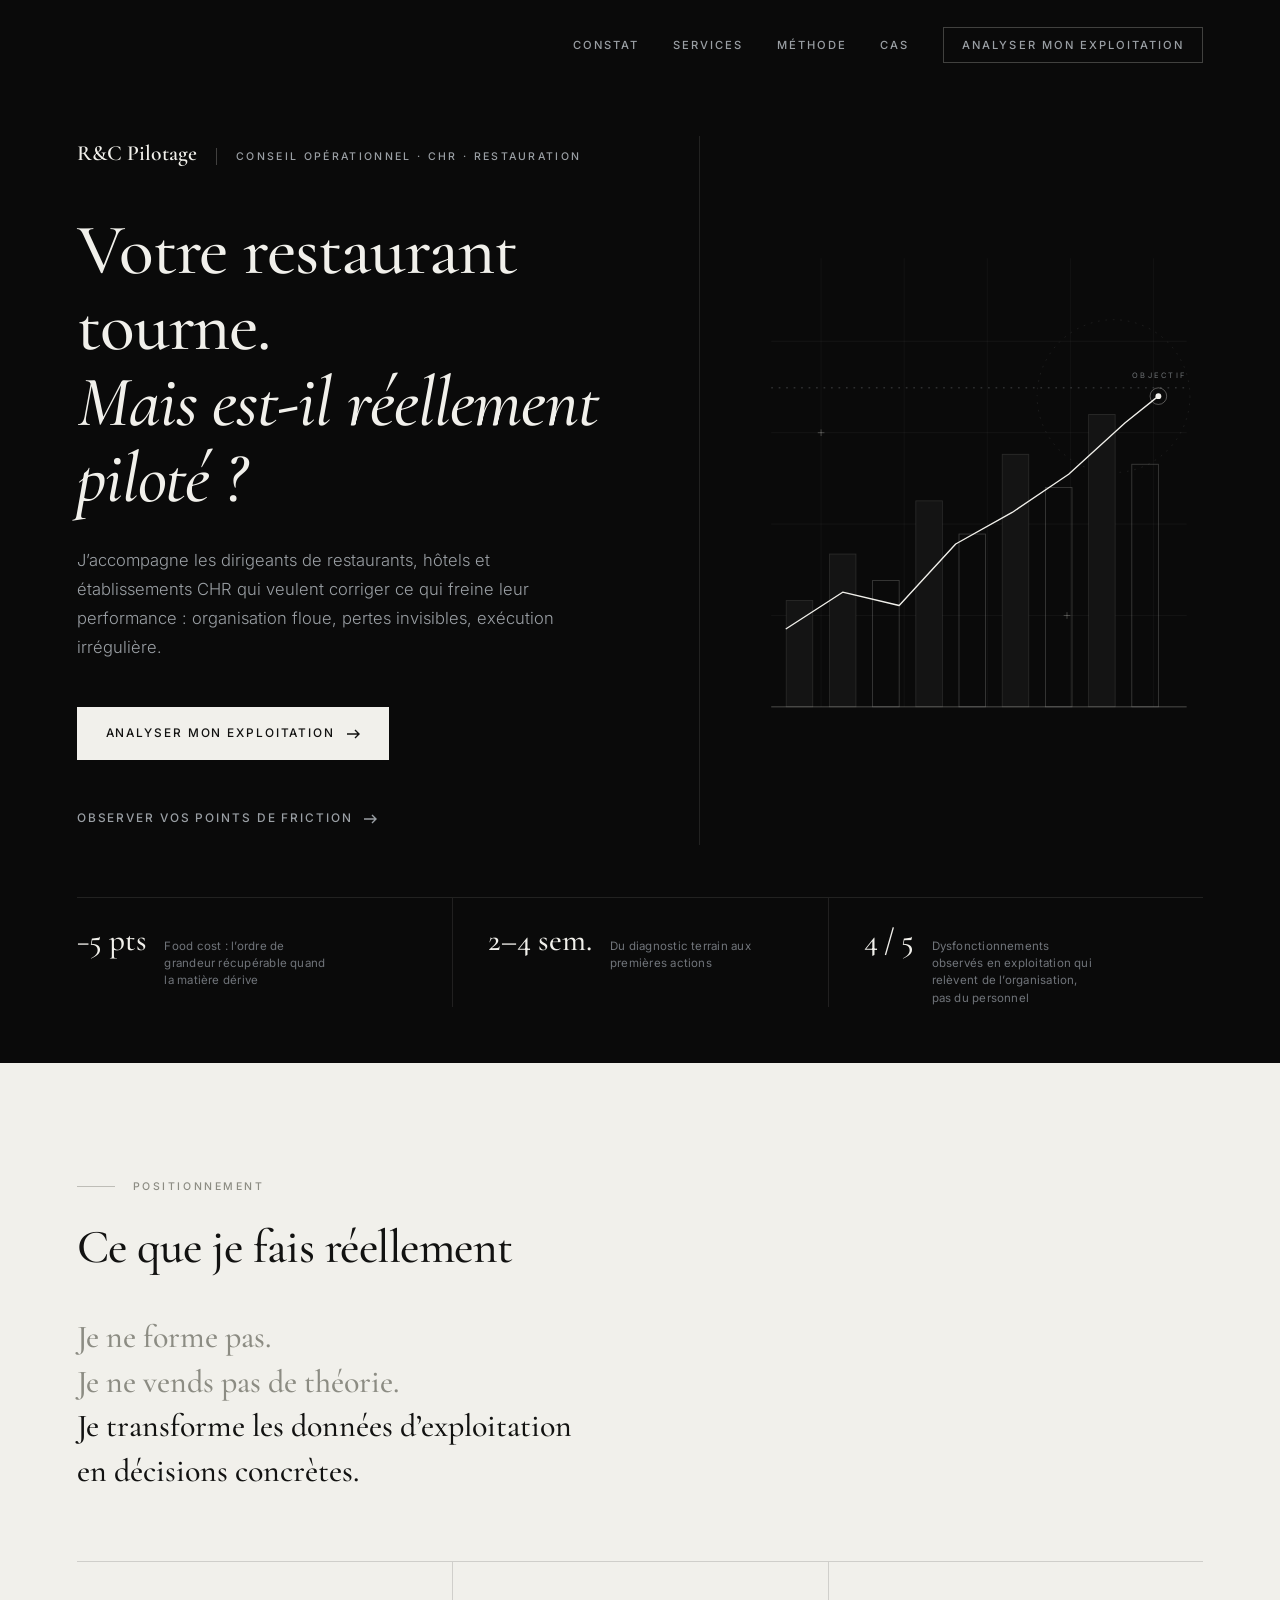
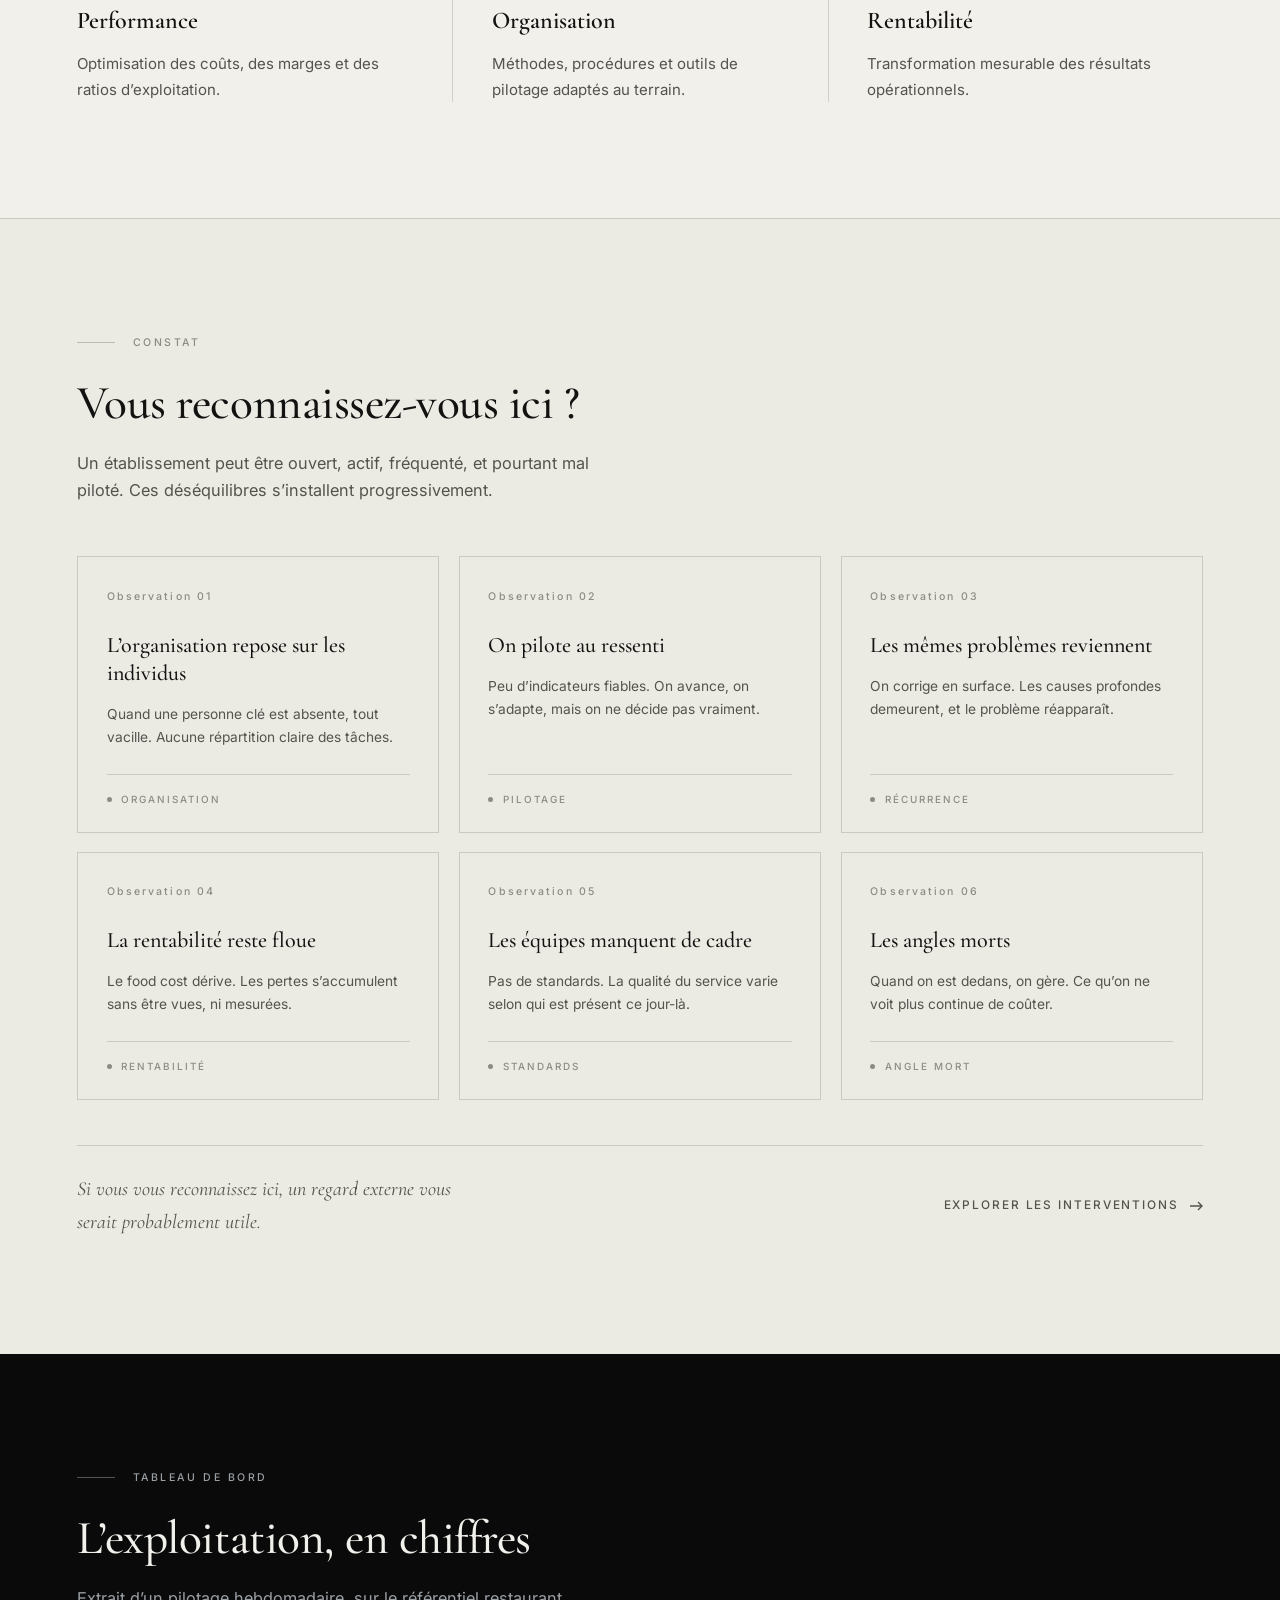
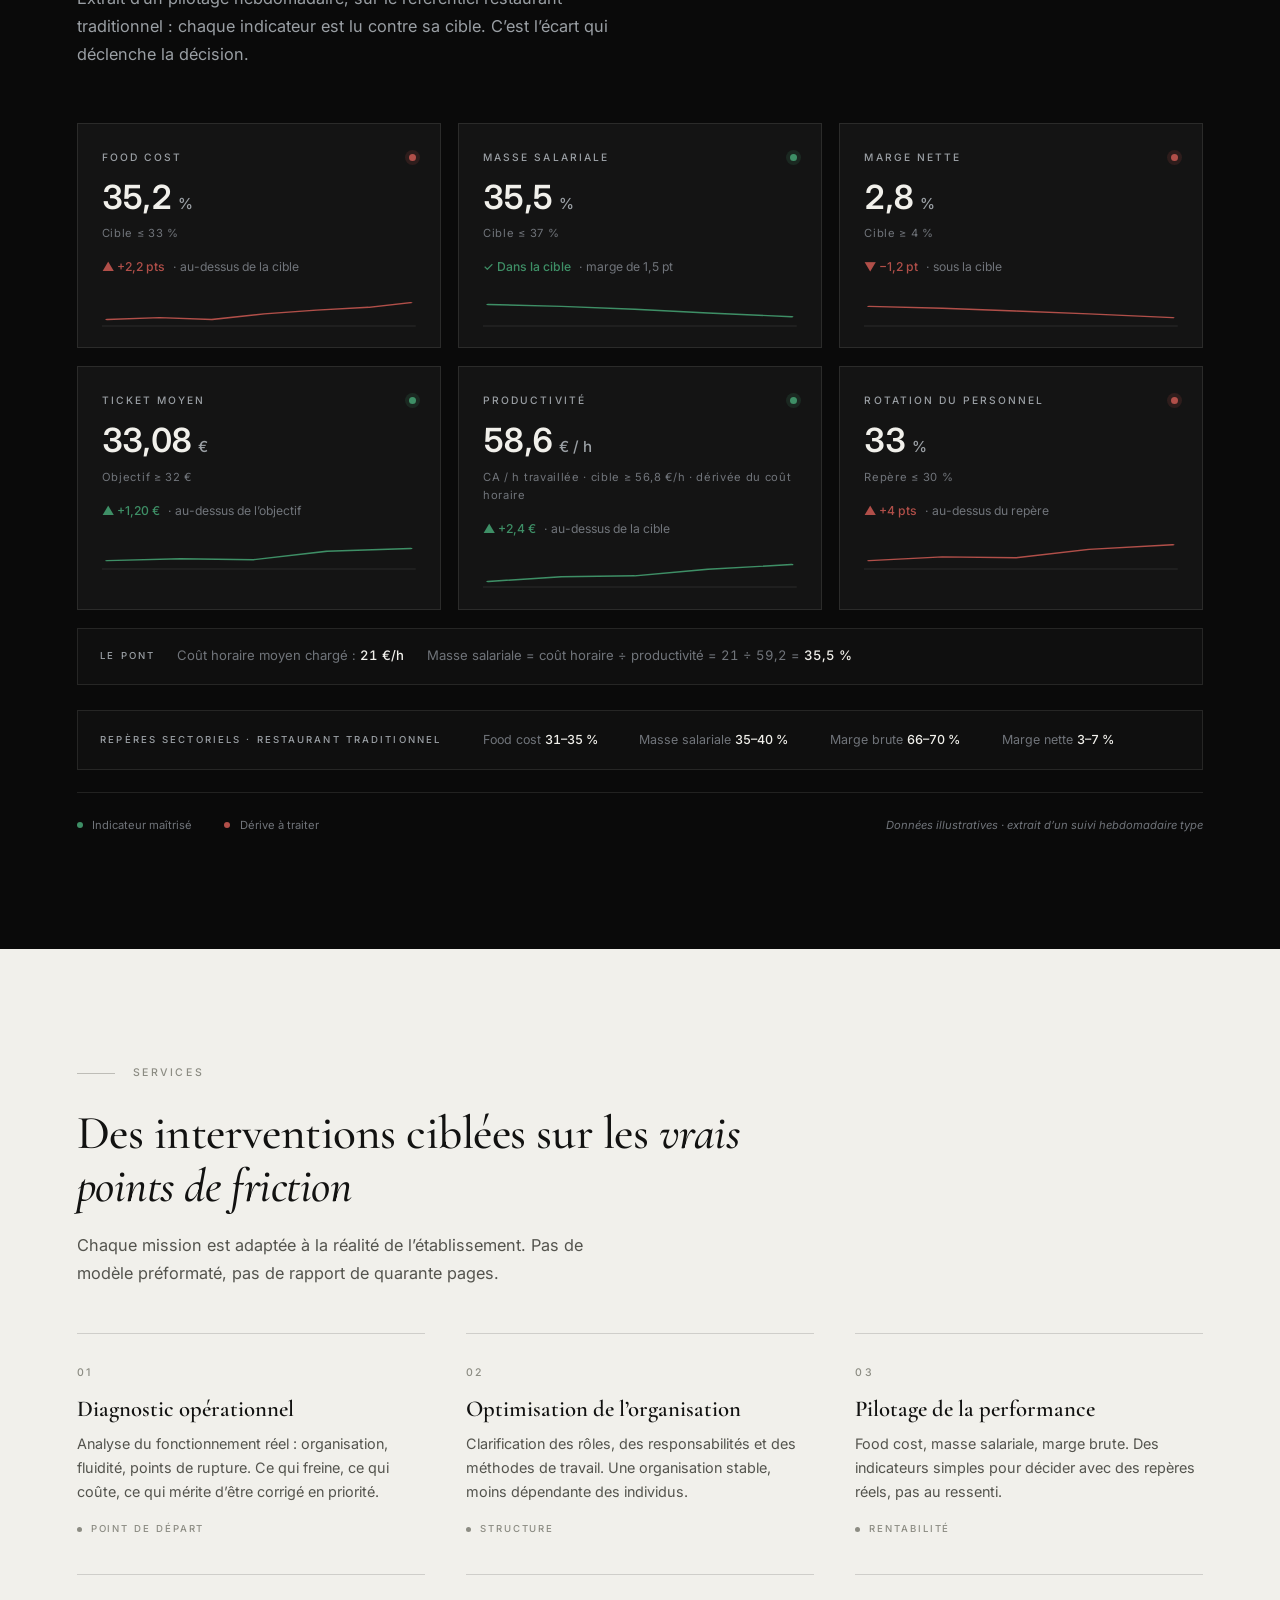
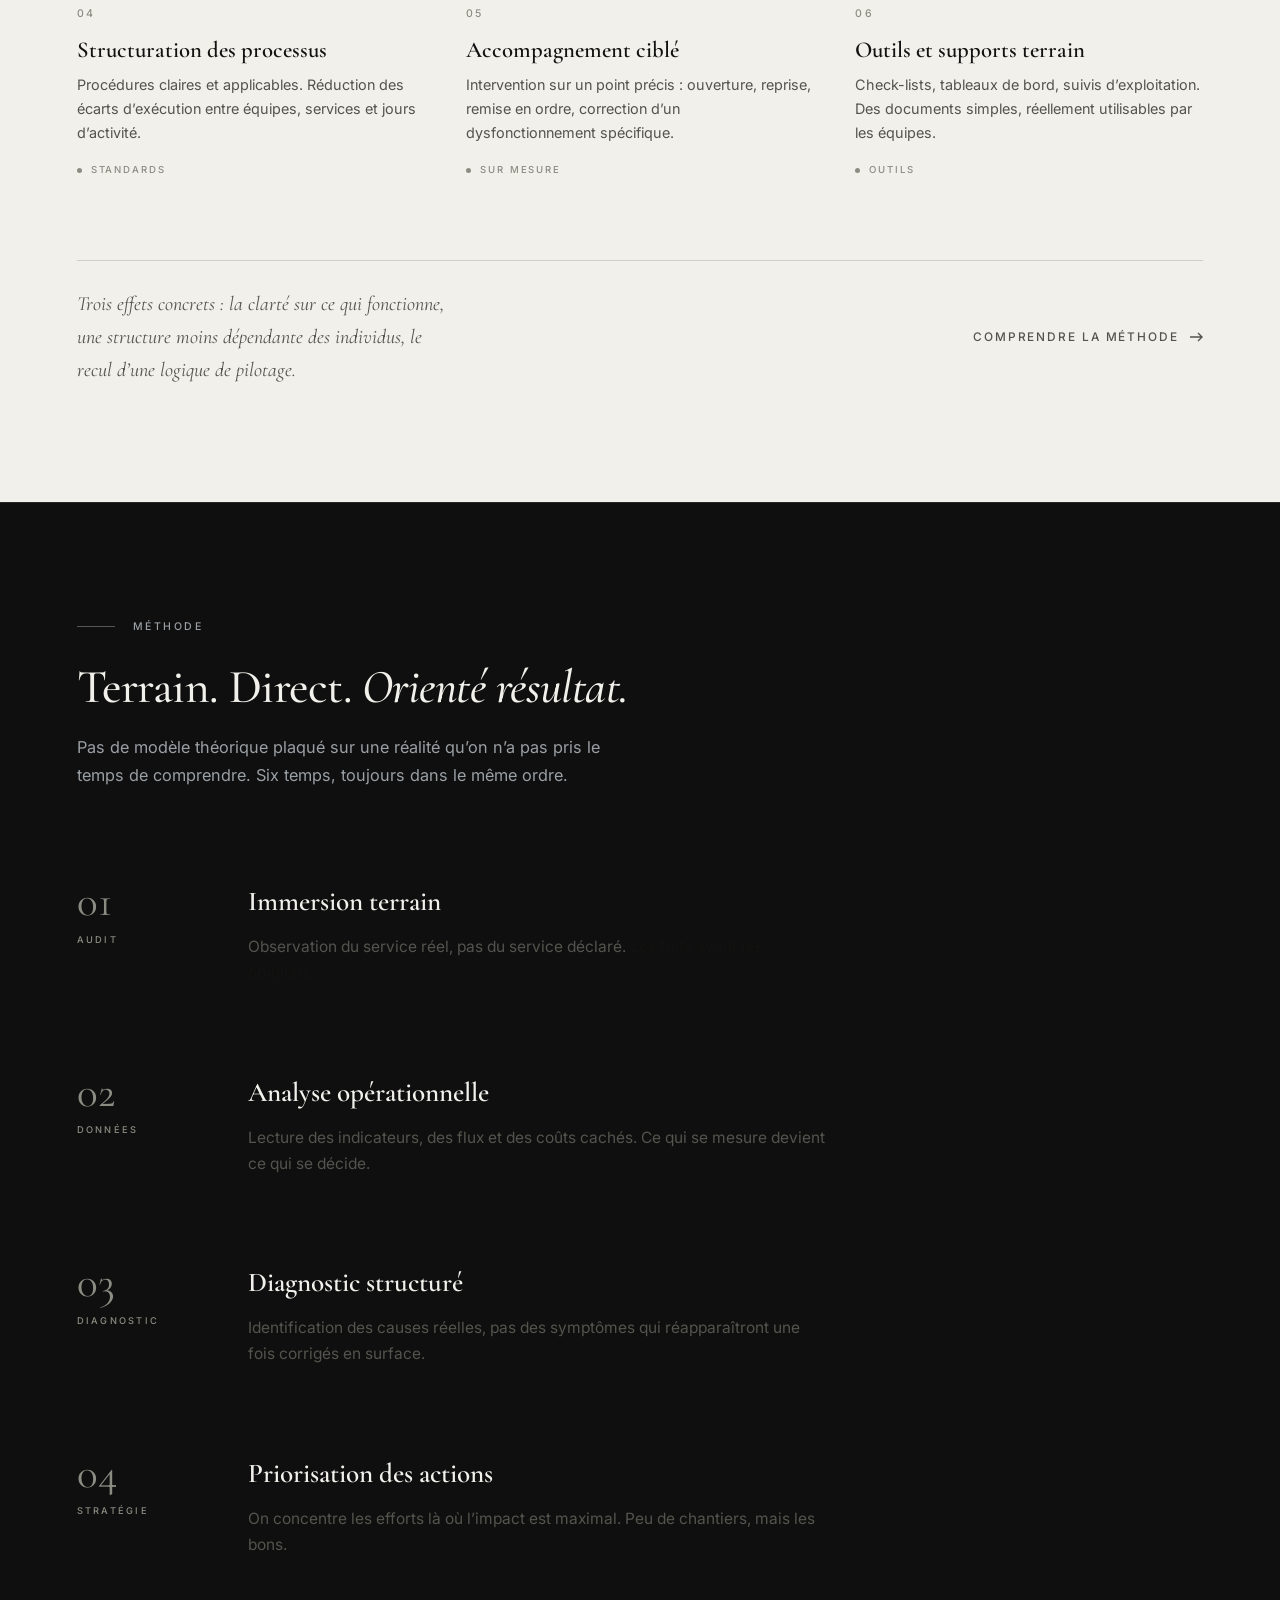
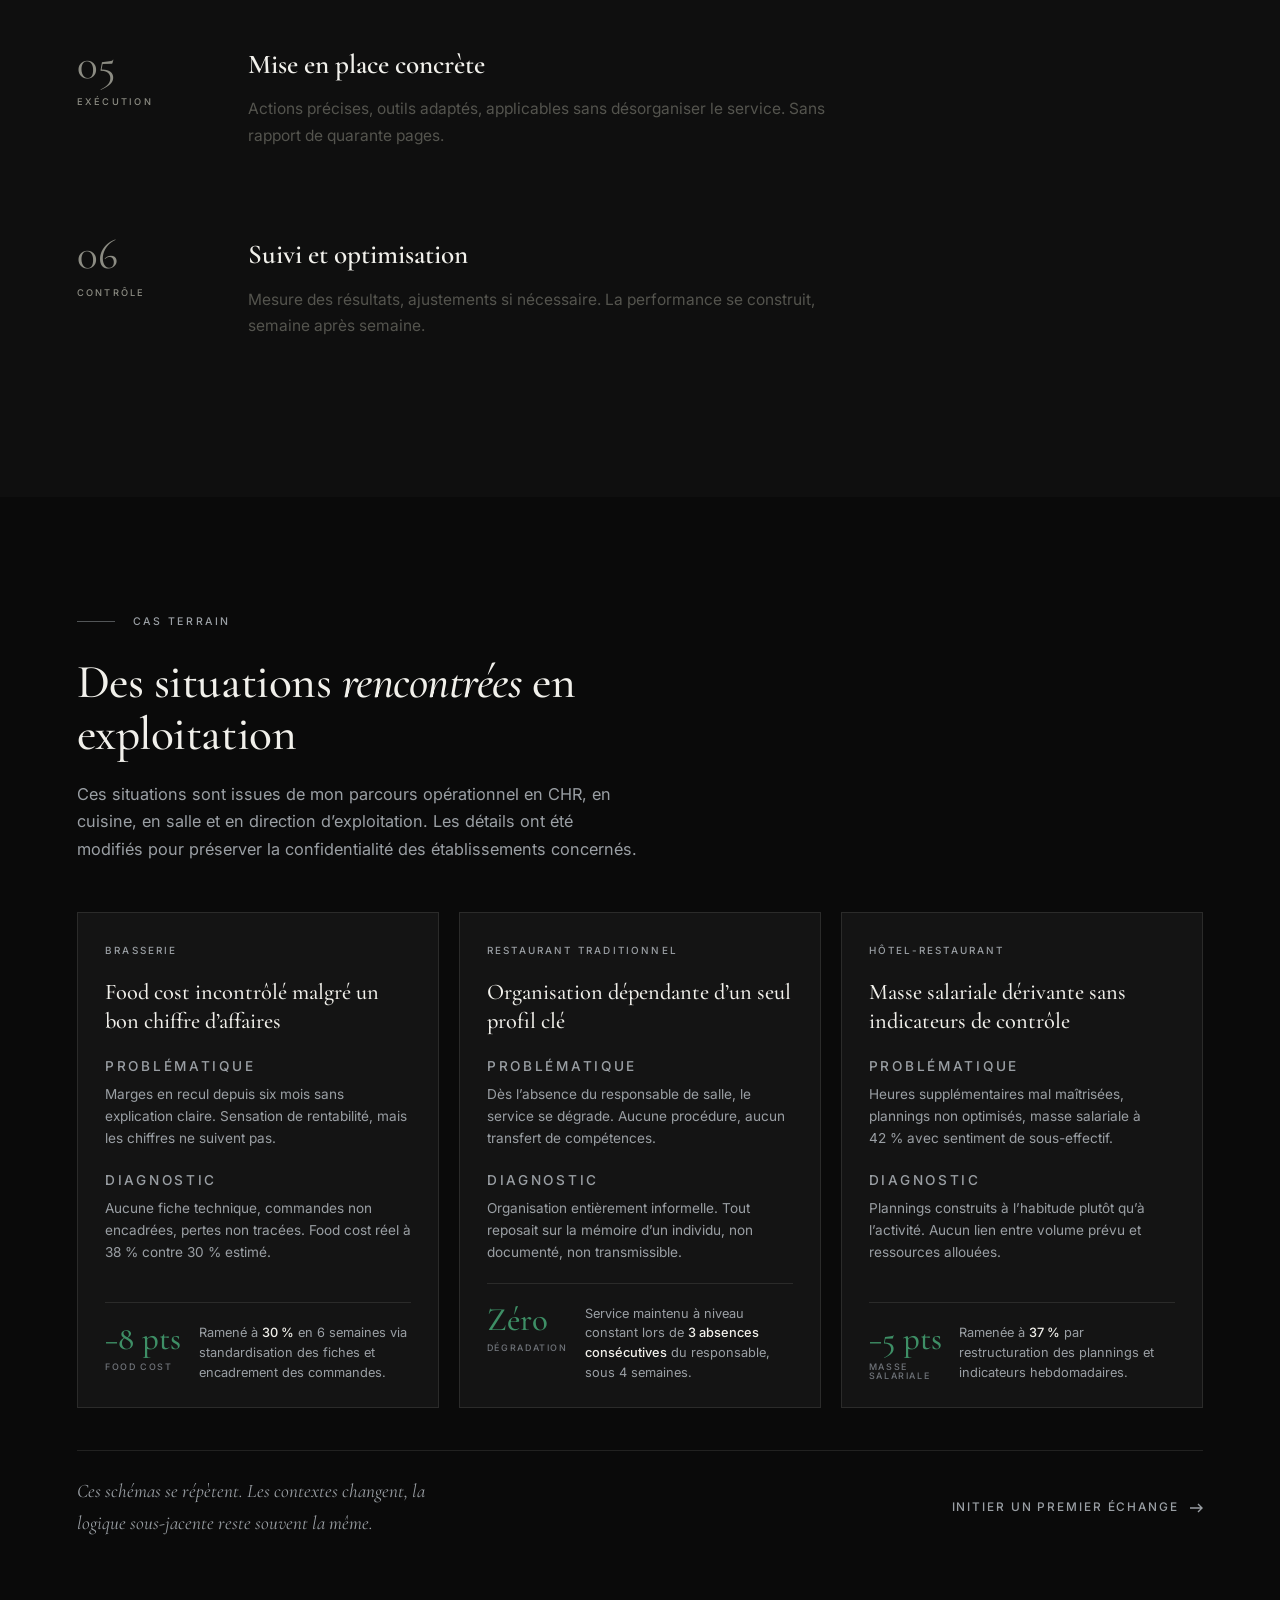
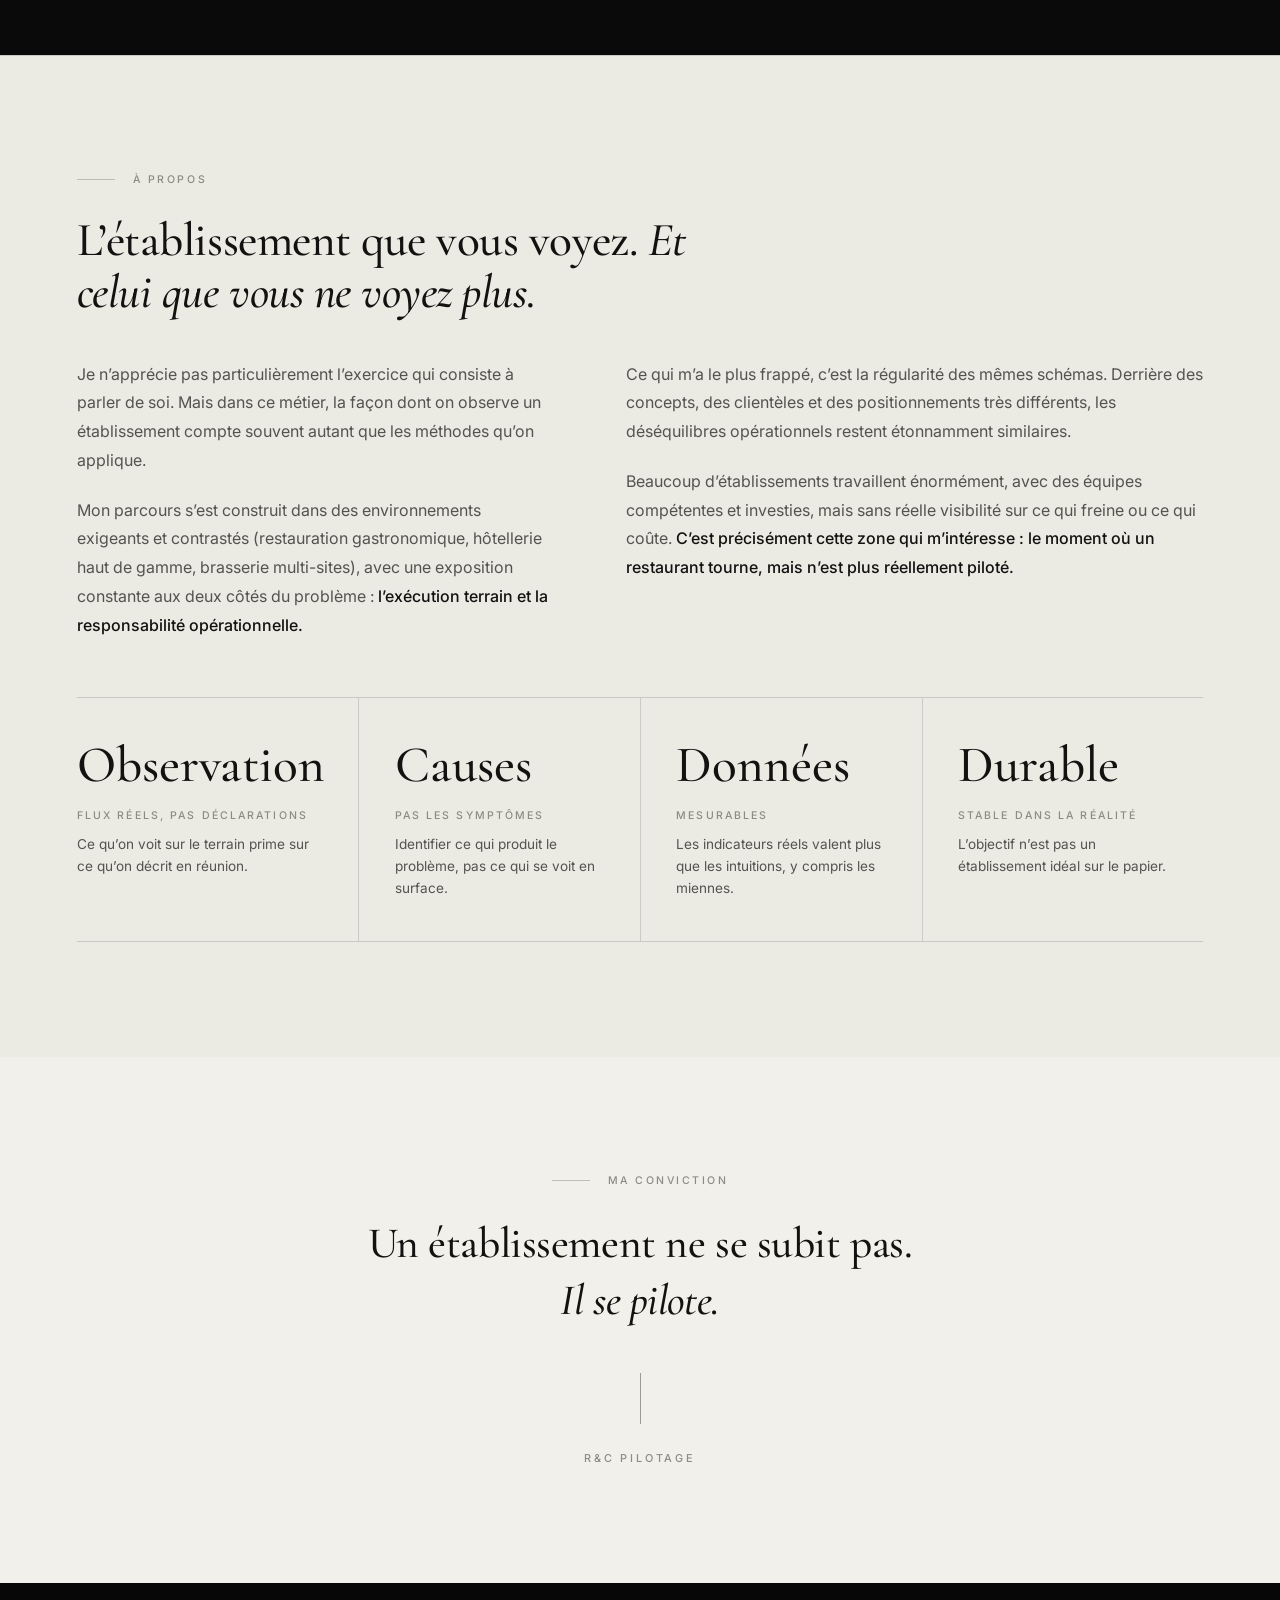
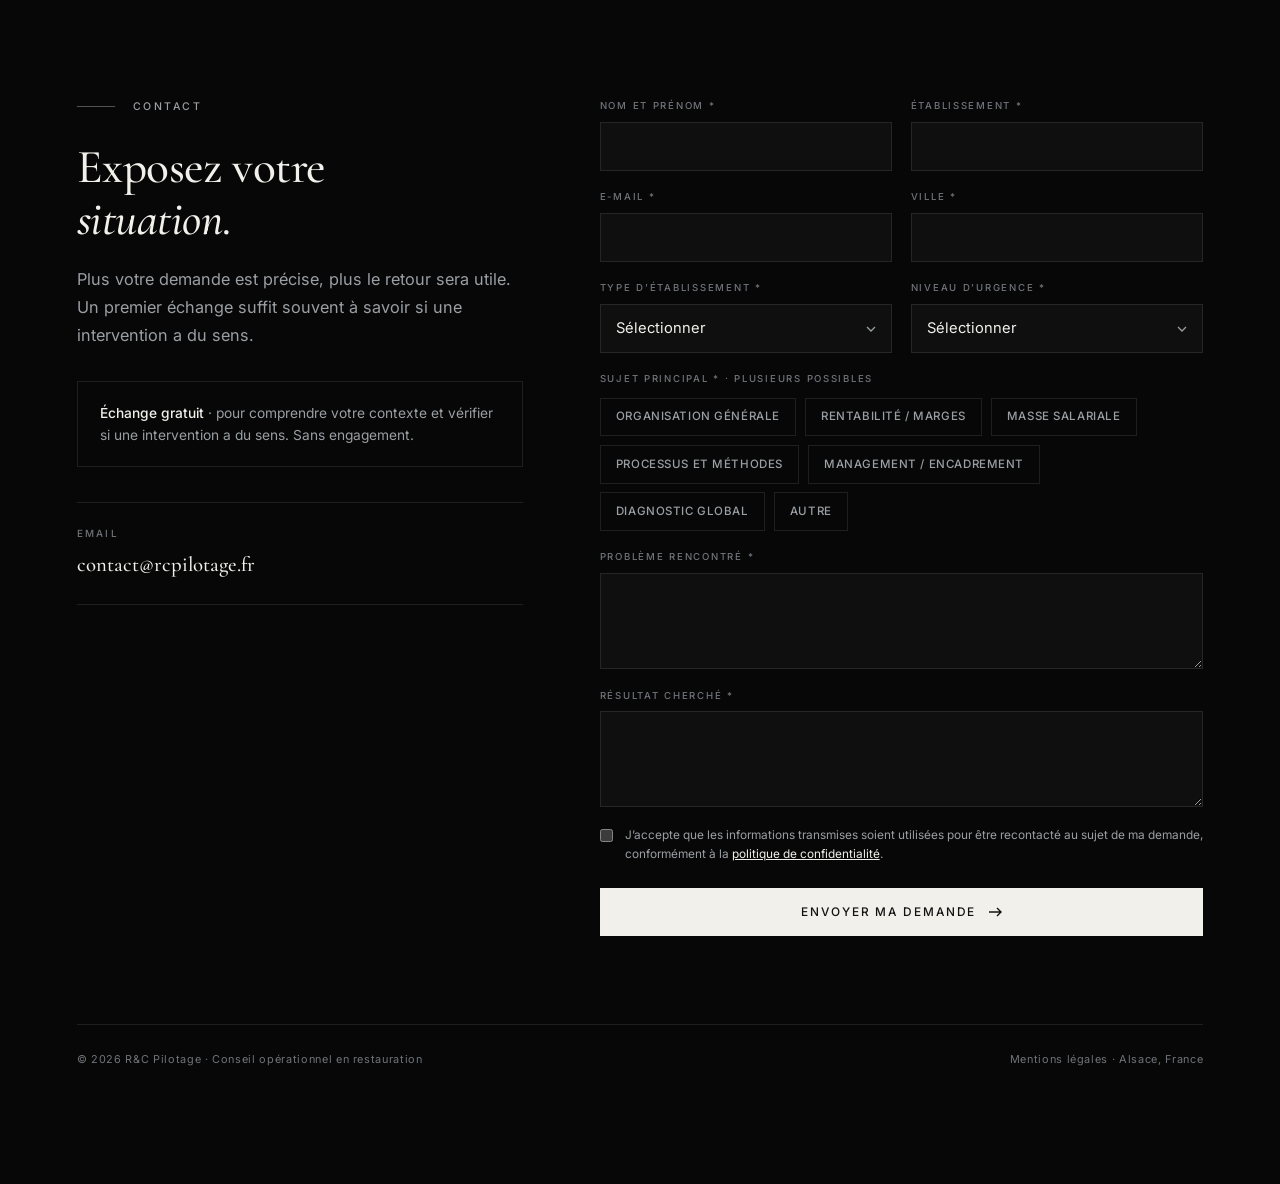
<file: index.html>
<!DOCTYPE html>
<html lang="fr">
<head>
<meta charset="UTF-8">
<meta name="viewport" content="width=device-width, initial-scale=1.0">
<title>R&amp;C Pilotage · Conseil opérationnel en restauration</title>
<meta name="description" content="R&amp;C Pilotage accompagne les établissements CHR qui veulent corriger leur désorganisation, améliorer leur rentabilité et retrouver une exploitation maîtrisée.">
<link rel="icon" href="data:image/svg+xml,%3Csvg xmlns='http://www.w3.org/2000/svg' viewBox='0 0 64 64'%3E%3Crect width='64' height='64' fill='%230A0A0A'/%3E%3Ctext x='32' y='44' font-family='Georgia,serif' font-size='34' fill='%23F1F0EB' text-anchor='middle'%3ER%3C/text%3E%3C/svg%3E">
<link rel="preconnect" href="https://fonts.googleapis.com">
<link rel="preconnect" href="https://fonts.gstatic.com" crossorigin>
<link href="https://fonts.googleapis.com/css2?family=Cormorant+Garamond:ital,wght@0,400;0,500;0,600;1,400;1,500&family=Inter:wght@300;400;500;600&display=swap" rel="stylesheet">
<style>
/* ================= BASE ================= */
*,*::before,*::after{margin:0;padding:0;box-sizing:border-box}
:root{
  --noir:#0A0A0A;
  --noir-2:#070707;
  --anthracite:#0F0F0F;
  --carbone:#141414;
  --blanc:#F1F0EB;
  --blanc-2:#EBEAE3;
  --papier:#FBFBF7;
  --encre:#121211;
  --encre-2:#54544E;
  --encre-3:#8C8C83;
  --acier:#9A9FA4;
  --acier-2:#70747A;
  --l-d:rgba(241,240,235,.10);
  --l-d2:rgba(241,240,235,.24);
  --l-l:rgba(18,18,17,.15);
  --l-l2:rgba(18,18,17,.38);
  --vert:#3E8F66;
  --rouge:#B14F49;
  --ease:cubic-bezier(.22,.61,.21,1);
  --serif:'Cormorant Garamond',Georgia,'Times New Roman',serif;
  --sans:'Inter',-apple-system,BlinkMacSystemFont,'Segoe UI',sans-serif;
  --pad-x:clamp(1.4rem,6vw,7rem);
}
html{scroll-behavior:smooth;scroll-padding-top:5.5rem}
body{
  background:var(--noir);
  color:var(--blanc);
  font-family:var(--sans);
  font-weight:400;
  font-size:1rem;
  line-height:1.65;
  -webkit-font-smoothing:antialiased;
  text-rendering:optimizeLegibility;
  overflow-x:hidden;
}
::selection{background:var(--blanc);color:var(--noir)}
.s-light ::selection,.s-light2 ::selection{background:var(--encre);color:var(--blanc)}
img,svg{display:block;max-width:100%}
a{color:inherit}

/* ================= SECTIONS / LAYOUT ================= */
.section{padding:clamp(5rem,9vw,8.5rem) var(--pad-x)}
.wrap{max-width:1240px;margin:0 auto}
.s-dark{background:var(--noir);color:var(--blanc)}
.s-anthracite{background:var(--anthracite);color:var(--blanc);border-top:1px solid var(--l-d)}
.s-light{background:var(--blanc);color:var(--encre)}
.s-light2{background:var(--blanc-2);color:var(--encre);border-top:1px solid var(--l-l)}
.s-black{background:var(--noir-2);color:var(--blanc)}

.kicker{
  display:flex;align-items:center;gap:1.1rem;
  font-size:.66rem;font-weight:500;letter-spacing:.24em;text-transform:uppercase;
  color:var(--acier);margin-bottom:1.6rem;
}
.kicker::before{content:"";width:2.4rem;height:1px;background:currentColor;opacity:.5}
.s-light .kicker,.s-light2 .kicker{color:var(--encre-3)}

h2{
  font-family:var(--serif);font-weight:500;
  font-size:clamp(2rem,3.7vw,3.2rem);
  line-height:1.1;letter-spacing:-.01em;
  max-width:24ch;
}
h2.wide{max-width:30ch}
h2 em{font-style:italic}
.lead{
  margin-top:1.3rem;max-width:56ch;
  font-size:1.02rem;line-height:1.7;
  color:var(--acier);
}
.s-light .lead,.s-light2 .lead{color:var(--encre-2)}

/* ================= NAV ================= */
.nav{
  position:fixed;top:0;left:0;right:0;z-index:60;
  display:flex;align-items:center;justify-content:space-between;
  padding:1.15rem var(--pad-x);
  transition:background .45s var(--ease),border-color .45s var(--ease),padding .45s var(--ease);
  border-bottom:1px solid transparent;
}
.nav.scrolled{
  background:rgba(8,8,8,.84);
  -webkit-backdrop-filter:blur(14px);backdrop-filter:blur(14px);
  border-bottom-color:var(--l-d);
  padding-top:.85rem;padding-bottom:.85rem;
}
.brand{
  font-family:var(--serif);font-weight:600;font-size:1.22rem;letter-spacing:.01em;
  text-decoration:none;color:var(--blanc);white-space:nowrap;
}
.brand small{
  display:block;font-family:var(--sans);font-weight:500;
  font-size:.55rem;letter-spacing:.3em;text-transform:uppercase;color:var(--acier);
  margin-top:.18rem;
}
.nav .brand{opacity:0;visibility:hidden;transition:opacity .45s var(--ease),visibility .45s}
.nav.scrolled .brand{opacity:1;visibility:visible}
.nav-links{display:flex;align-items:center;gap:2.1rem;list-style:none}
.nav-links a{
  font-size:.7rem;font-weight:500;letter-spacing:.18em;text-transform:uppercase;
  text-decoration:none;color:var(--acier);transition:color .3s;
}
.nav-links a:hover{color:var(--blanc)}
.nav-cta{
  font-size:.68rem;font-weight:500;letter-spacing:.16em;text-transform:uppercase;
  text-decoration:none;color:var(--blanc);
  border:1px solid var(--l-d2);padding:.62rem 1.15rem;
  transition:background .35s,color .35s,border-color .35s;white-space:nowrap;
}
.nav-cta:hover{background:var(--blanc);color:var(--encre);border-color:var(--blanc)}
.nav-cta .cta-s{display:none}

/* ================= BOUTONS / LIENS ================= */
.btn{
  display:inline-flex;align-items:center;gap:.7rem;
  font-size:.74rem;font-weight:500;letter-spacing:.16em;text-transform:uppercase;
  text-decoration:none;padding:1.05rem 1.8rem;
  border:none;cursor:pointer;font-family:var(--sans);
  transition:transform .35s var(--ease),background .35s,color .35s,border-color .35s;
}
.btn-solid{background:var(--blanc);color:var(--encre)}
.btn-solid:hover{background:#fff;transform:translateY(-2px)}
.btn-solid svg{transition:transform .35s var(--ease)}
.btn-solid:hover svg{transform:translateX(4px)}
.link-arrow{
  display:inline-flex;align-items:center;gap:.65rem;
  font-size:.74rem;font-weight:500;letter-spacing:.16em;text-transform:uppercase;
  text-decoration:none;color:var(--acier);padding:1.05rem 0;
  transition:color .3s;
}
.link-arrow svg{transition:transform .35s var(--ease)}
.link-arrow:hover{color:var(--blanc)}
.link-arrow:hover svg{transform:translateX(5px)}
.s-light .link-arrow,.s-light2 .link-arrow{color:var(--encre-2)}
.s-light .link-arrow:hover,.s-light2 .link-arrow:hover{color:var(--encre)}
a:focus-visible,button:focus-visible{outline:2px solid var(--acier);outline-offset:3px}

/* ================= HERO ================= */
.hero{
  position:relative;min-height:100svh;
  display:grid;grid-template-columns:minmax(0,1.05fr) minmax(0,.95fr);
  grid-template-rows:1fr auto;
  align-items:center;gap:0 clamp(2rem,5vw,5rem);
  padding:8.5rem var(--pad-x) 3.5rem;
  overflow:hidden;
}
.hero-id{
  display:flex;align-items:baseline;gap:1.2rem;flex-wrap:wrap;margin-bottom:2.6rem;
}
.hero-id .name{font-family:var(--serif);font-weight:600;font-size:1.35rem}
.hero-id .role{
  font-size:.66rem;font-weight:500;letter-spacing:.22em;text-transform:uppercase;color:var(--acier);
  border-left:1px solid var(--l-d2);padding-left:1.2rem;
}
.hero h1{
  font-family:var(--serif);font-weight:500;
  font-size:clamp(2.6rem,5.6vw,4.7rem);
  line-height:1.06;letter-spacing:-.015em;
}
.hero h1 em{font-style:italic;font-weight:500}
.hero-text{
  margin-top:1.8rem;max-width:50ch;
  font-size:1.04rem;font-weight:300;line-height:1.75;color:var(--acier);
}
.hero-ctas{display:flex;align-items:center;gap:2rem;flex-wrap:wrap;margin-top:2.8rem}

.hero-art{
  position:relative;align-self:stretch;display:flex;align-items:center;
  border-left:1px solid var(--l-d);padding-left:clamp(1.5rem,3vw,3.5rem);
}
.hero-art svg{width:100%;height:auto;max-height:68vh}

.hero-proof{
  grid-column:1/-1;
  display:grid;grid-template-columns:repeat(3,1fr);
  border-top:1px solid var(--l-d);margin-top:3.2rem;
}
.hp{display:flex;align-items:baseline;gap:1.1rem;padding:1.7rem 2rem 0 0}
.hp + .hp{border-left:1px solid var(--l-d);padding-left:2.2rem}
.hp .n{font-family:var(--serif);font-weight:500;font-size:1.95rem;line-height:1;white-space:nowrap}
.hp .t{font-size:.72rem;line-height:1.5;color:var(--acier-2);letter-spacing:.02em;max-width:24ch}

/* animation d'entrée */
.h-fade{opacity:0;transform:translateY(20px);transition:opacity 1s var(--ease),transform 1s var(--ease)}
body.loaded .h-fade{opacity:1;transform:none}
.h-fade[data-h="2"]{transition-delay:.12s}
.h-fade[data-h="3"]{transition-delay:.24s}
.h-fade[data-h="4"]{transition-delay:.36s}
.h-fade[data-h="5"]{transition-delay:.48s}
.bar{transform:scaleY(0);transform-origin:bottom;transition:transform 1.2s var(--ease)}
body.loaded .bar{transform:scaleY(1)}
.bar[data-b="2"]{transition-delay:.08s}.bar[data-b="3"]{transition-delay:.16s}
.bar[data-b="4"]{transition-delay:.24s}.bar[data-b="5"]{transition-delay:.32s}
.bar[data-b="6"]{transition-delay:.40s}.bar[data-b="7"]{transition-delay:.48s}
.bar[data-b="8"]{transition-delay:.56s}.bar[data-b="9"]{transition-delay:.64s}
.trace{stroke-dasharray:1;stroke-dashoffset:1;transition:stroke-dashoffset 1.6s var(--ease) .7s}
body.loaded .trace{stroke-dashoffset:0}
.trace-pt{opacity:0;transition:opacity .6s ease 2s}
body.loaded .trace-pt{opacity:1}

/* ================= REVEAL AU SCROLL ================= */
.reveal{opacity:0;transform:translateY(26px);transition:opacity .85s var(--ease),transform .85s var(--ease)}
.reveal.in{opacity:1;transform:none}
.reveal[data-d="1"]{transition-delay:.08s}
.reveal[data-d="2"]{transition-delay:.16s}
.reveal[data-d="3"]{transition-delay:.24s}
.reveal[data-d="4"]{transition-delay:.32s}
.reveal[data-d="5"]{transition-delay:.40s}

/* ================= POSITIONNEMENT ================= */
.credo{
  font-family:var(--serif);font-weight:500;
  font-size:clamp(1.45rem,2.5vw,2.05rem);line-height:1.4;
  margin:2.6rem 0 4.2rem;max-width:34ch;
}
.credo .x{color:var(--encre-3)}
.cols3{display:grid;grid-template-columns:repeat(3,1fr);border-top:1px solid var(--l-l)}
.cols3 .col{padding:2.4rem 2.4rem 0 0}
.cols3 .col + .col{border-left:1px solid var(--l-l);padding-left:2.4rem}
.cols3 h3{font-family:var(--serif);font-weight:600;font-size:1.5rem;margin-bottom:.7rem}
.cols3 p{font-size:.94rem;line-height:1.7;color:var(--encre-2);max-width:34ch}

/* ================= CONSTAT ================= */
.sig-grid{
  display:grid;grid-template-columns:repeat(3,1fr);gap:1.2rem;margin-top:3.2rem;
}
.sig{
  display:flex;flex-direction:column;gap:1.6rem;
  border:1px solid var(--l-l);padding:1.9rem 1.8rem 1.5rem;
  background:transparent;min-height:248px;
  transition:background .4s,border-color .4s,transform .4s var(--ease),box-shadow .4s;
}
.sig:hover{
  background:var(--papier);border-color:var(--l-l2);
  transform:translateY(-4px);
  box-shadow:0 24px 48px -34px rgba(10,10,10,.45);
}
.sig .num{font-size:.66rem;font-weight:500;letter-spacing:.2em;color:var(--encre-3)}
.sig h3{font-family:var(--serif);font-weight:500;font-size:1.38rem;line-height:1.28}
.sig .d{font-size:.86rem;line-height:1.65;color:var(--encre-2);margin-top:-.6rem}
.sig .tag{
  margin-top:auto;display:flex;align-items:center;gap:.6rem;
  font-size:.62rem;font-weight:500;letter-spacing:.2em;text-transform:uppercase;color:var(--encre-3);
  border-top:1px solid var(--l-l);padding-top:1rem;
}
.sig .tag::before{content:"";width:5px;height:5px;background:var(--encre-3);border-radius:50%}
.sig-close{
  display:flex;justify-content:space-between;align-items:center;gap:2rem;flex-wrap:wrap;
  margin-top:2.8rem;padding-top:1.7rem;border-top:1px solid var(--l-l);
}
.sig-close p{font-family:var(--serif);font-style:italic;font-size:1.25rem;color:var(--encre-2);max-width:42ch}

/* ================= TABLEAU DE BORD ================= */
.kpi-grid{display:grid;grid-template-columns:repeat(3,1fr);gap:1.1rem;margin-top:3.4rem}
.kpi{
  position:relative;display:flex;flex-direction:column;gap:.9rem;
  background:var(--carbone);border:1px solid var(--l-d);
  padding:1.6rem 1.5rem 1.3rem;
  transition:border-color .4s,transform .4s var(--ease);
}
.kpi:hover{border-color:var(--l-d2);transform:translateY(-3px)}
.kpi-top{display:flex;align-items:center;justify-content:space-between;gap:1rem}
.kpi-label{font-size:.64rem;font-weight:500;letter-spacing:.2em;text-transform:uppercase;color:var(--acier)}
.dot{width:7px;height:7px;border-radius:50%;flex:none}
.kpi.good .dot{background:var(--vert);box-shadow:0 0 0 4px rgba(62,143,102,.16)}
.kpi.bad .dot{background:var(--rouge);box-shadow:0 0 0 4px rgba(177,79,73,.16)}
.val{display:flex;align-items:baseline;gap:.4rem}
.val .n{
  font-size:clamp(1.9rem,2.6vw,2.35rem);font-weight:600;letter-spacing:-.02em;line-height:1;
  font-variant-numeric:tabular-nums;font-feature-settings:"tnum";
}
.val small{font-size:.95rem;font-weight:500;color:var(--acier)}
.cible{font-size:.7rem;letter-spacing:.06em;color:var(--acier-2);margin-top:-.35rem}
.delta{display:flex;align-items:center;gap:.5rem;font-size:.76rem;font-weight:500}
.kpi.good .delta{color:var(--vert)}
.kpi.bad .delta{color:var(--rouge)}
.delta span{color:var(--acier-2);font-weight:400}
.spark{margin-top:.3rem}
.spark svg{width:100%;height:30px;overflow:visible}
.spark polyline{
  fill:none;stroke-width:1.5;stroke-linecap:round;stroke-linejoin:round;
  stroke-dasharray:1;stroke-dashoffset:1;
  transition:stroke-dashoffset 1.3s var(--ease) .25s;
}
.kpi.good .spark polyline{stroke:var(--vert)}
.kpi.bad .spark polyline{stroke:var(--rouge)}
.kpi-grid.in .spark polyline{stroke-dashoffset:0}
.spark line{stroke:var(--l-d);stroke-width:1}
.reperes{
  display:flex;flex-wrap:wrap;align-items:center;gap:1rem 2.6rem;
  margin-top:1.6rem;padding:1.15rem 1.4rem;
  border:1px solid var(--l-d);background:var(--anthracite);
}
.reperes .rl{font-size:.6rem;font-weight:500;letter-spacing:.22em;text-transform:uppercase;color:var(--acier)}
.reperes .rv{font-size:.78rem;color:var(--acier-2)}
.reperes .rv b{color:var(--blanc);font-weight:500;font-variant-numeric:tabular-nums}
.pont{display:flex;flex-wrap:wrap;align-items:center;gap:.55rem 1.4rem;margin-top:1.1rem;padding:1.05rem 1.4rem;border:1px solid var(--l-d);background:var(--anthracite)}
.pont .pl{font-size:.6rem;font-weight:500;letter-spacing:.22em;text-transform:uppercase;color:var(--acier)}
.pont .pf{font-size:.82rem;color:var(--acier-2);font-variant-numeric:tabular-nums}
.pont .pf b{color:var(--blanc);font-weight:500}
.kpi-legend{
  display:flex;flex-wrap:wrap;align-items:center;gap:2rem;
  margin-top:1.4rem;padding-top:1.4rem;border-top:1px solid var(--l-d);
  font-size:.7rem;color:var(--acier-2);
}
.kpi-legend .it{display:flex;align-items:center;gap:.6rem}
.kpi-legend .d{width:6px;height:6px;border-radius:50%}
.kpi-legend .d.v{background:var(--vert)}
.kpi-legend .d.r{background:var(--rouge)}
.kpi-legend .note{margin-left:auto;font-style:italic;color:var(--acier-2)}

/* ================= SERVICES ================= */
.svc-note{
  margin-top:1.3rem;font-size:1.02rem;color:var(--encre-2);max-width:56ch;line-height:1.7;
}
.svc-grid{display:grid;grid-template-columns:repeat(3,1fr);gap:0 2.6rem;margin-top:2.8rem}
.svc{border-top:1px solid var(--l-l);padding:1.9rem 0 2.3rem;display:flex;flex-direction:column}
.svc .num{font-size:.66rem;font-weight:500;letter-spacing:.2em;color:var(--encre-3)}
.svc h3{font-family:var(--serif);font-weight:600;font-size:1.42rem;line-height:1.25;margin:.85rem 0 .55rem}
.svc p{font-size:.9rem;line-height:1.65;color:var(--encre-2)}
.mini-tag{
  display:inline-flex;align-items:center;gap:.55rem;margin-top:1.1rem;
  font-size:.6rem;font-weight:500;letter-spacing:.2em;text-transform:uppercase;color:var(--encre-3);
}
.mini-tag::before{content:"";width:5px;height:5px;background:var(--encre-3);border-radius:50%}

/* ================= MÉTHODE ================= */
.steps{margin-top:3rem;max-width:920px}
.step{
  display:grid;grid-template-columns:120px 1fr;gap:clamp(1.5rem,4vw,3.5rem);
  padding:2.6rem 0;border-top:1px solid var(--l-l);
}
.step:last-child{border-bottom:1px solid var(--l-l)}
.step .no{
  font-family:var(--serif);font-weight:400;font-size:2.7rem;line-height:1;
  color:var(--encre-3);
}
.step .no small{
  display:block;font-family:var(--sans);font-weight:500;font-size:.58rem;
  letter-spacing:.24em;text-transform:uppercase;margin-top:.7rem;color:var(--encre-3);
}
.step h3{font-family:var(--serif);font-weight:600;font-size:1.7rem;margin-bottom:.55rem}
.step p{font-size:.97rem;line-height:1.7;color:var(--encre-2);max-width:58ch}
.step p strong{color:var(--encre);font-weight:500}

/* ================= CAS TERRAIN ================= */
.cas-grid{display:grid;grid-template-columns:repeat(3,1fr);gap:1.2rem;margin-top:3rem}
.cas{
  display:flex;flex-direction:column;gap:1.25rem;
  background:var(--carbone);border:1px solid var(--l-d);
  padding:1.8rem 1.7rem 1.5rem;
  transition:border-color .4s,transform .4s var(--ease);
}
.cas:hover{border-color:var(--l-d2);transform:translateY(-3px)}
.cas .ctag{font-size:.62rem;font-weight:500;letter-spacing:.22em;text-transform:uppercase;color:var(--acier)}
.cas h3{font-family:var(--serif);font-weight:500;font-size:1.4rem;line-height:1.28}
.cas .cl{font-size:.58rem;font-weight:500;letter-spacing:.2em;text-transform:uppercase;color:var(--acier-2);margin-bottom:.35rem}
.cas .cb p{font-size:.85rem;line-height:1.62;color:var(--acier)}
.cres{
  margin-top:auto;display:flex;align-items:flex-start;gap:1.1rem;
  border-top:1px solid var(--l-d);padding-top:1.25rem;
}
.cres .rn{
  font-family:var(--serif);font-weight:500;font-size:2.05rem;line-height:1;
  color:var(--vert);white-space:nowrap;
}
.cres .rn small{display:block;font-family:var(--sans);font-size:.56rem;font-weight:500;letter-spacing:.18em;text-transform:uppercase;color:var(--acier-2);margin-top:.45rem;white-space:normal}
.cres p{font-size:.8rem;line-height:1.55;color:var(--acier)}
.cres p b{color:var(--blanc);font-weight:500}
.cas-close{
  margin-top:2.6rem;padding-top:1.6rem;border-top:1px solid var(--l-d);
  display:flex;justify-content:space-between;align-items:center;gap:2rem;flex-wrap:wrap;
}
.cas-close p{font-family:var(--serif);font-style:italic;font-size:1.2rem;color:var(--acier);max-width:46ch}

/* ================= À PROPOS ================= */
.apropos-grid{display:grid;grid-template-columns:minmax(0,.9fr) minmax(0,1.1fr);gap:clamp(2.5rem,6vw,6rem);align-items:start}
.apropos-grid p{font-size:1rem;line-height:1.8;color:var(--encre-2)}
.apropos-grid p + p{margin-top:1.3rem}
.apropos-grid p strong{color:var(--encre);font-weight:500}
.stats{
  --lb:var(--l-d);
  display:grid;grid-template-columns:repeat(4,1fr);
  border-top:1px solid var(--lb);border-bottom:1px solid var(--lb);
  margin-top:3.6rem;
}
.s-light .stats,.s-light2 .stats{--lb:var(--l-l)}
.stat{padding:2.6rem 2rem 2.6rem 0}
.stat + .stat{border-left:1px solid var(--lb);padding-left:2.2rem}
.stat .n{font-family:var(--serif);font-weight:500;font-size:clamp(2.5rem,4vw,3.5rem);line-height:1}
.stat .n.small{font-size:clamp(1.9rem,2.7vw,2.55rem);line-height:1;white-space:nowrap;padding-top:.65rem}
.stat .l{
  margin-top:1rem;font-size:.66rem;font-weight:500;letter-spacing:.2em;
  text-transform:uppercase;color:var(--acier);
}
.s-light .stat .l,.s-light2 .stat .l{color:var(--encre-3)}
.stat .s{margin-top:.6rem;font-size:.85rem;line-height:1.6;color:var(--acier-2);max-width:26ch}
.s-light .stat .s,.s-light2 .stat .s{color:var(--encre-2)}

/* ================= CONVICTION ================= */
.conviction{text-align:center}
.conviction .kicker{justify-content:center}
.conviction .kicker::before{display:none}
.conviction .kicker::after{content:"";width:2.4rem;height:1px;background:currentColor;opacity:.5;order:-1}
.conviction blockquote{
  font-family:var(--serif);font-weight:500;
  font-size:clamp(1.8rem,3.4vw,2.9rem);line-height:1.3;letter-spacing:-.01em;
  max-width:26ch;margin:1.4rem auto 0;
}
.conviction blockquote em{font-style:italic}
.conviction .sep{width:1px;height:3.2rem;background:var(--l-l2);margin:2.8rem auto 0}
.conviction .sign{
  margin-top:1.6rem;font-size:.68rem;font-weight:500;letter-spacing:.26em;
  text-transform:uppercase;color:var(--encre-3);
}

/* ================= CONTACT / FORMULAIRE ================= */
.contact-grid{
  display:grid;grid-template-columns:minmax(0,.85fr) minmax(0,1.15fr);
  gap:clamp(3rem,6vw,6rem);align-items:start;
}
.contact-grid h2{max-width:16ch}
.gratuit{
  margin-top:2rem;padding:1.2rem 1.4rem;border:1px solid var(--l-d);
  font-size:.86rem;line-height:1.65;color:var(--acier);
}
.gratuit b{color:var(--blanc);font-weight:500}
.coords{border-top:1px solid var(--l-d);margin-top:2.2rem}
.coord{display:block;text-decoration:none;padding:1.35rem 0;border-bottom:1px solid var(--l-d);transition:padding .35s var(--ease)}
.coord:hover{padding-left:.6rem}
.coord .cl{display:block;font-size:.62rem;font-weight:500;letter-spacing:.22em;text-transform:uppercase;color:var(--acier-2)}
.coord .cv{display:block;margin-top:.4rem;font-family:var(--serif);font-weight:500;font-size:1.3rem;color:var(--blanc)}

.form{display:grid;gap:1.15rem;color-scheme:dark}
.f2{display:grid;grid-template-columns:1fr 1fr;gap:1.15rem}
.fld{display:flex;flex-direction:column;gap:.5rem}
.fld label{font-size:.6rem;font-weight:500;letter-spacing:.18em;text-transform:uppercase;color:var(--acier-2)}
.fld input,.fld select,.fld textarea{
  background:rgba(241,240,235,.03);border:1px solid var(--l-d);border-radius:0;
  color:var(--blanc);padding:.82rem .95rem;
  font-family:var(--sans);font-size:.92rem;line-height:1.4;width:100%;
  transition:border-color .3s,background .3s;
}
.fld input:focus,.fld select:focus,.fld textarea:focus{
  outline:none;border-color:var(--l-d2);background:rgba(241,240,235,.05);
}
.fld textarea{min-height:96px;resize:vertical}
.fld select{appearance:none;-webkit-appearance:none;
  background-image:url("data:image/svg+xml,%3Csvg xmlns='http://www.w3.org/2000/svg' width='10' height='6' viewBox='0 0 10 6'%3E%3Cpath d='M1 1l4 4 4-4' fill='none' stroke='%239A9FA4' stroke-width='1.3'/%3E%3C/svg%3E");
  background-repeat:no-repeat;background-position:right .95rem center;padding-right:2.4rem;
}
.fld select option{background:var(--noir);color:var(--blanc)}
.fld select option:checked{background:var(--noir);color:var(--blanc);font-weight:500}
.pills{display:flex;flex-wrap:wrap;gap:.55rem;margin-top:.15rem}
.pill{position:relative}
.pill input{position:absolute;inset:0;opacity:0;cursor:pointer;margin:0}
.pill span{
  display:inline-block;border:1px solid var(--l-d);padding:.55rem .95rem;
  font-size:.72rem;letter-spacing:.05em;color:var(--acier);cursor:pointer;
  transition:background .3s,color .3s,border-color .3s;
}
.pill input:checked + span{background:var(--blanc);color:var(--encre);border-color:var(--blanc)}
.pill input:focus-visible + span{outline:2px solid var(--acier);outline-offset:2px}
.consent{display:flex;gap:.75rem;align-items:flex-start;font-size:.74rem;line-height:1.6;color:var(--acier)}
.consent input{margin-top:.2rem;accent-color:var(--blanc);flex:none}
.consent a{color:var(--blanc)}
.form .btn{justify-content:center;margin-top:.4rem}

.foot{
  display:flex;flex-wrap:wrap;gap:1rem;justify-content:space-between;align-items:center;
  margin-top:5.5rem;padding-top:1.6rem;border-top:1px solid var(--l-d);
  font-size:.68rem;letter-spacing:.06em;color:var(--acier-2);
}
.foot a{text-decoration:none;color:var(--acier-2);transition:color .3s}
.foot a:hover{color:var(--blanc)}

/* ================= RESPONSIVE ================= */
@media (max-width:1020px){
  .hero{grid-template-columns:1fr;grid-template-rows:auto auto auto;padding-top:7.5rem;gap:3.2rem 0}
  .hero-art{border-left:none;border-top:1px solid var(--l-d);padding:2.8rem 0 0}
  .hero-art svg{max-height:340px;margin:0 auto}
  .hero-proof{grid-template-columns:1fr;margin-top:0}
  .hp{padding:1.4rem 0 0}
  .hp + .hp{border-left:none;border-top:1px solid var(--l-d);padding-left:0;margin-top:1.4rem}
  .sig-grid,.kpi-grid,.cas-grid{grid-template-columns:repeat(2,1fr)}
  .svc-grid{grid-template-columns:repeat(2,1fr);gap:0 2.2rem}
  .cols3{grid-template-columns:1fr}
  .cols3 .col{padding:2rem 0}
  .cols3 .col + .col{border-left:none;border-top:1px solid var(--l-l);padding-left:0}
  .apropos-grid{grid-template-columns:1fr}
  .stats{grid-template-columns:repeat(2,1fr)}
  .stat{padding:2.2rem 1.5rem 2.2rem 0}
  .stat + .stat{border-left:none;padding-left:0}
  .stat:nth-child(even){border-left:1px solid var(--lb);padding-left:1.8rem}
  .stat:nth-child(n+3){border-top:1px solid var(--lb)}
  .contact-grid{grid-template-columns:1fr}
  .nav-links li:not(:last-child){display:none}
}
@media (max-width:640px){
  .nav-cta .cta-l{display:none}
  .nav-cta .cta-s{display:inline}
  .hero-id{flex-direction:column;align-items:flex-start;gap:.55rem}
  .hero-id .role{border-left:none;padding-left:0}
  .sig-grid,.kpi-grid,.cas-grid{grid-template-columns:1fr}
  .svc-grid{grid-template-columns:1fr}
  .f2{grid-template-columns:1fr}
  .step{grid-template-columns:1fr;gap:1rem;padding:2.1rem 0}
  .step .no{font-size:2.1rem;display:flex;align-items:baseline;gap:1rem}
  .step .no small{margin-top:0}
  .stats{grid-template-columns:1fr}
  .stat:nth-child(even){border-left:none;padding-left:0}
  .stat:nth-child(n+2){border-top:1px solid var(--lb)}
  .hero-ctas{gap:1.2rem}
}

/* ================= REDUCED MOTION ================= */
@media (prefers-reduced-motion:reduce){
  html{scroll-behavior:auto}
  *,*::before,*::after{transition:none !important;animation:none !important}
  .h-fade,.reveal{opacity:1;transform:none}
  .bar{transform:scaleY(1)}
  .trace,.spark polyline{stroke-dashoffset:0}
  .trace-pt{opacity:1}
}
</style>
</head>
<body>

<!-- ================= NAV ================= -->
<nav class="nav" id="nav" aria-label="Navigation principale">
  <a class="brand" href="#haut">R&amp;C Pilotage<small>Conseil opérationnel CHR</small></a>
  <ul class="nav-links">
    <li><a href="#constat">Constat</a></li>
    <li><a href="#services">Services</a></li>
    <li><a href="#methode">Méthode</a></li>
    <li><a href="#cas">Cas</a></li>
    <li><a class="nav-cta" href="#contact"><span class="cta-l">Analyser mon exploitation</span><span class="cta-s">Contact</span></a></li>
  </ul>
</nav>

<!-- ================= HERO ================= -->
<header class="hero" id="haut">
  <div class="hero-left">
    <div class="hero-id h-fade" data-h="1">
      <span class="name">R&amp;C Pilotage</span>
      <span class="role">Conseil opérationnel · CHR · Restauration</span>
    </div>
    <h1 class="h-fade" data-h="2">Votre restaurant tourne.<br><em>Mais est-il réellement piloté&nbsp;?</em></h1>
    <p class="hero-text h-fade" data-h="3">J’accompagne les dirigeants de restaurants, hôtels et établissements CHR qui veulent corriger ce qui freine leur performance&nbsp;: organisation floue, pertes invisibles, exécution irrégulière.</p>
    <div class="hero-ctas h-fade" data-h="4">
      <a class="btn btn-solid" href="#contact">Analyser mon exploitation
        <svg width="14" height="10" viewBox="0 0 14 10" fill="none" aria-hidden="true"><path d="M9 1l4 4-4 4M13 5H1" stroke="currentColor" stroke-width="1.4"/></svg>
      </a>
      <a class="link-arrow" href="#constat">Observer vos points de friction
        <svg width="14" height="10" viewBox="0 0 14 10" fill="none" aria-hidden="true"><path d="M9 1l4 4-4 4M13 5H1" stroke="currentColor" stroke-width="1.4"/></svg>
      </a>
    </div>
  </div>

  <div class="hero-art h-fade" data-h="3" aria-hidden="true">
    <svg viewBox="0 0 560 640" fill="none" xmlns="http://www.w3.org/2000/svg">
      <g stroke="#F1F0EB" stroke-opacity="0.05">
        <line x1="100" y1="40" x2="100" y2="580"/>
        <line x1="200" y1="40" x2="200" y2="580"/>
        <line x1="300" y1="40" x2="300" y2="580"/>
        <line x1="400" y1="40" x2="400" y2="580"/>
        <line x1="500" y1="40" x2="500" y2="580"/>
        <line x1="40" y1="140" x2="540" y2="140"/>
        <line x1="40" y1="250" x2="540" y2="250"/>
        <line x1="40" y1="360" x2="540" y2="360"/>
        <line x1="40" y1="470" x2="540" y2="470"/>
      </g>
      <circle cx="452" cy="206" r="92" stroke="#F1F0EB" stroke-opacity="0.10" stroke-dasharray="2 7"/>
      <g>
        <rect class="bar" data-b="1" x="58"  y="452" width="32" height="128" fill="#141414" stroke="#F1F0EB" stroke-opacity="0.12"/>
        <rect class="bar" data-b="2" x="110" y="396" width="32" height="184" fill="#141414" stroke="#F1F0EB" stroke-opacity="0.12"/>
        <rect class="bar" data-b="3" x="162" y="428" width="32" height="152" fill="none"    stroke="#F1F0EB" stroke-opacity="0.22"/>
        <rect class="bar" data-b="4" x="214" y="332" width="32" height="248" fill="#141414" stroke="#F1F0EB" stroke-opacity="0.12"/>
        <rect class="bar" data-b="5" x="266" y="372" width="32" height="208" fill="none"    stroke="#F1F0EB" stroke-opacity="0.22"/>
        <rect class="bar" data-b="6" x="318" y="276" width="32" height="304" fill="#141414" stroke="#F1F0EB" stroke-opacity="0.12"/>
        <rect class="bar" data-b="7" x="370" y="316" width="32" height="264" fill="none"    stroke="#F1F0EB" stroke-opacity="0.22"/>
        <rect class="bar" data-b="8" x="422" y="228" width="32" height="352" fill="#141414" stroke="#F1F0EB" stroke-opacity="0.12"/>
        <rect class="bar" data-b="9" x="474" y="288" width="32" height="292" fill="none"    stroke="#F1F0EB" stroke-opacity="0.22"/>
      </g>
      <line x1="40" y1="580" x2="540" y2="580" stroke="#F1F0EB" stroke-opacity="0.35"/>
      <line x1="40" y1="196" x2="540" y2="196" stroke="#9A9FA4" stroke-opacity="0.45" stroke-dasharray="2 7"/>
      <text x="540" y="184" text-anchor="end" font-family="Inter,sans-serif" font-size="9" letter-spacing="3" fill="#9A9FA4" fill-opacity="0.7">OBJECTIF</text>
      <polyline class="trace" pathLength="1" points="58,486 126,442 194,458 262,384 330,346 398,300 466,238 506,206"
        stroke="#F1F0EB" stroke-width="1.6" stroke-linecap="round" stroke-linejoin="round"/>
      <g class="trace-pt">
        <circle cx="506" cy="206" r="3.5" fill="#F1F0EB"/>
        <circle cx="506" cy="206" r="10" stroke="#F1F0EB" stroke-opacity="0.4"/>
      </g>
      <g stroke="#F1F0EB" stroke-opacity="0.3">
        <path d="M96 250h8M100 246v8"/>
        <path d="M392 470h8M396 466v8"/>
      </g>
    </svg>
  </div>

  <div class="hero-proof h-fade" data-h="5">
    <div class="hp"><span class="n">−5&nbsp;pts</span><span class="t">Food cost : l’ordre de grandeur récupérable quand la matière dérive</span></div>
    <div class="hp"><span class="n">2–4&nbsp;sem.</span><span class="t">Du diagnostic terrain aux premières actions</span></div>
    <div class="hp"><span class="n">4&thinsp;/&thinsp;5</span><span class="t">Dysfonctionnements observés en exploitation qui relèvent de l’organisation, pas du personnel</span></div>
  </div>
</header>

<main>

<!-- ================= POSITIONNEMENT ================= -->
<section class="section s-light" id="approche">
  <div class="wrap">
    <p class="kicker reveal">Positionnement</p>
    <h2 class="reveal" data-d="1">Ce que je fais réellement</h2>
    <p class="credo reveal" data-d="2">
      <span class="x">Je ne forme pas.</span><br>
      <span class="x">Je ne vends pas de théorie.</span><br>
      Je transforme les données d’exploitation en décisions concrètes.
    </p>
    <div class="cols3">
      <div class="col reveal" data-d="1">
        <h3>Performance</h3>
        <p>Optimisation des coûts, des marges et des ratios d’exploitation.</p>
      </div>
      <div class="col reveal" data-d="2">
        <h3>Organisation</h3>
        <p>Méthodes, procédures et outils de pilotage adaptés au terrain.</p>
      </div>
      <div class="col reveal" data-d="3">
        <h3>Rentabilité</h3>
        <p>Transformation mesurable des résultats opérationnels.</p>
      </div>
    </div>
  </div>
</section>

<!-- ================= CONSTAT ================= -->
<section class="section s-light2" id="constat">
  <div class="wrap">
    <p class="kicker reveal">Constat</p>
    <h2 class="reveal" data-d="1">Vous reconnaissez-vous ici&nbsp;?</h2>
    <p class="lead reveal" data-d="2">Un établissement peut être ouvert, actif, fréquenté, et pourtant mal piloté. Ces déséquilibres s’installent progressivement.</p>
    <div class="sig-grid">
      <article class="sig reveal" data-d="1">
        <span class="num">Observation 01</span>
        <h3>L’organisation repose sur les individus</h3>
        <p class="d">Quand une personne clé est absente, tout vacille. Aucune répartition claire des tâches.</p>
        <span class="tag">Organisation</span>
      </article>
      <article class="sig reveal" data-d="2">
        <span class="num">Observation 02</span>
        <h3>On pilote au ressenti</h3>
        <p class="d">Peu d’indicateurs fiables. On avance, on s’adapte, mais on ne décide pas vraiment.</p>
        <span class="tag">Pilotage</span>
      </article>
      <article class="sig reveal" data-d="3">
        <span class="num">Observation 03</span>
        <h3>Les mêmes problèmes reviennent</h3>
        <p class="d">On corrige en surface. Les causes profondes demeurent, et le problème réapparaît.</p>
        <span class="tag">Récurrence</span>
      </article>
      <article class="sig reveal" data-d="1">
        <span class="num">Observation 04</span>
        <h3>La rentabilité reste floue</h3>
        <p class="d">Le food cost dérive. Les pertes s’accumulent sans être vues, ni mesurées.</p>
        <span class="tag">Rentabilité</span>
      </article>
      <article class="sig reveal" data-d="2">
        <span class="num">Observation 05</span>
        <h3>Les équipes manquent de cadre</h3>
        <p class="d">Pas de standards. La qualité du service varie selon qui est présent ce jour-là.</p>
        <span class="tag">Standards</span>
      </article>
      <article class="sig reveal" data-d="3">
        <span class="num">Observation 06</span>
        <h3>Les angles morts</h3>
        <p class="d">Quand on est dedans, on gère. Ce qu’on ne voit plus continue de coûter.</p>
        <span class="tag">Angle mort</span>
      </article>
    </div>
    <div class="sig-close reveal" data-d="2">
      <p>Si vous vous reconnaissez ici, un regard externe vous serait probablement utile.</p>
      <a class="link-arrow" href="#services">Explorer les interventions
        <svg width="14" height="10" viewBox="0 0 14 10" fill="none" aria-hidden="true"><path d="M9 1l4 4-4 4M13 5H1" stroke="currentColor" stroke-width="1.4"/></svg>
      </a>
    </div>
  </div>
</section>

<!-- ================= TABLEAU DE BORD ================= -->
<section class="section s-dark" id="tableau">
  <div class="wrap">
    <p class="kicker reveal">Tableau de bord</p>
    <h2 class="reveal" data-d="1">L’exploitation, en chiffres</h2>
    <p class="lead reveal" data-d="2">Extrait d’un pilotage hebdomadaire, sur le référentiel restaurant traditionnel&nbsp;: chaque indicateur est lu contre sa cible. C’est l’écart qui déclenche la décision.</p>

    <div class="kpi-grid" id="kpis">
      <article class="kpi bad reveal" data-d="1">
        <div class="kpi-top"><span class="kpi-label">Food cost</span><span class="dot" aria-hidden="true"></span></div>
        <div class="val"><span class="n" data-t="35.2" data-dec="1">35,2</span><small>%</small></div>
        <p class="cible">Cible ≤ 33&nbsp;%</p>
        <p class="delta">▲ +2,2 pts <span>· au-dessus de la cible</span></p>
        <div class="spark" aria-hidden="true"><svg viewBox="0 0 120 32" preserveAspectRatio="none"><line x1="0" y1="31" x2="120" y2="31"/><polyline pathLength="1" points="2,24 22,22 42,24 62,18 82,14 102,11 118,6"/></svg></div>
      </article>

      <article class="kpi good reveal" data-d="2">
        <div class="kpi-top"><span class="kpi-label">Masse salariale</span><span class="dot" aria-hidden="true"></span></div>
        <div class="val"><span class="n" data-t="35.5" data-dec="1">35,5</span><small>%</small></div>
        <p class="cible">Cible ≤ 37&nbsp;%</p>
        <p class="delta">✓ Dans la cible <span>· marge de 1,5 pt</span></p>
        <div class="spark" aria-hidden="true"><svg viewBox="0 0 120 32" preserveAspectRatio="none"><line x1="0" y1="31" x2="120" y2="31"/><polyline pathLength="1" points="2,8 30,10 58,13 86,17 118,21"/></svg></div>
      </article>

      <article class="kpi bad reveal" data-d="3">
        <div class="kpi-top"><span class="kpi-label">Marge nette</span><span class="dot" aria-hidden="true"></span></div>
        <div class="val"><span class="n" data-t="2.8" data-dec="1">2,8</span><small>%</small></div>
        <p class="cible">Cible ≥ 4&nbsp;%</p>
        <p class="delta">▼ −1,2 pt <span>· sous la cible</span></p>
        <div class="spark" aria-hidden="true"><svg viewBox="0 0 120 32" preserveAspectRatio="none"><line x1="0" y1="31" x2="120" y2="31"/><polyline pathLength="1" points="2,10 30,12 58,15 86,18 118,22"/></svg></div>
      </article>

      <article class="kpi good reveal" data-d="1">
        <div class="kpi-top"><span class="kpi-label">Ticket moyen</span><span class="dot" aria-hidden="true"></span></div>
        <div class="val"><span class="n" data-t="33.20" data-dec="2">33,20</span><small>€</small></div>
        <p class="cible">Objectif ≥ 32&nbsp;€</p>
        <p class="delta">▲ +1,20 € <span>· au-dessus de l’objectif</span></p>
        <div class="spark" aria-hidden="true"><svg viewBox="0 0 120 32" preserveAspectRatio="none"><line x1="0" y1="31" x2="120" y2="31"/><polyline pathLength="1" points="2,22 30,20 58,21 86,12 118,9"/></svg></div>
      </article>

      <article class="kpi good reveal" data-d="2">
        <div class="kpi-top"><span class="kpi-label">Productivité</span><span class="dot" aria-hidden="true"></span></div>
        <div class="val"><span class="n" data-t="59.2" data-dec="1">59,2</span><small>€ / h</small></div>
        <p class="cible">CA / h travaillée · cible ≥ 56,8&nbsp;€/h · dérivée du coût horaire</p>
        <p class="delta">▲ +2,4 € <span>· au-dessus de la cible</span></p>
        <div class="spark" aria-hidden="true"><svg viewBox="0 0 120 32" preserveAspectRatio="none"><line x1="0" y1="31" x2="120" y2="31"/><polyline pathLength="1" points="2,25 30,20 58,19 86,12 118,7"/></svg></div>
      </article>

      <article class="kpi bad reveal" data-d="3">
        <div class="kpi-top"><span class="kpi-label">Rotation du personnel</span><span class="dot" aria-hidden="true"></span></div>
        <div class="val"><span class="n" data-t="34" data-dec="0">34</span><small>%</small></div>
        <p class="cible">Repère ≤ 30&nbsp;%</p>
        <p class="delta">▲ +4 pts <span>· au-dessus du repère</span></p>
        <div class="spark" aria-hidden="true"><svg viewBox="0 0 120 32" preserveAspectRatio="none"><line x1="0" y1="31" x2="120" y2="31"/><polyline pathLength="1" points="2,22 30,18 58,19 86,10 118,5"/></svg></div>
      </article>
    </div>

    <div class="pont reveal" data-d="2">
      <span class="pl">Le pont</span>
      <span class="pf">Coût horaire moyen chargé&nbsp;: <b>21&nbsp;€/h</b></span>
      <span class="pf">Masse salariale = coût horaire ÷ productivité = 21 ÷ 59,2 = <b>35,5&nbsp;%</b></span>
    </div>

    <div class="reperes reveal" data-d="2">
      <span class="rl">Repères sectoriels · Restaurant traditionnel</span>
      <span class="rv">Food cost <b>31–35&nbsp;%</b></span>
      <span class="rv">Masse salariale <b>35–40&nbsp;%</b></span>
      <span class="rv">Marge brute <b>66–70&nbsp;%</b></span>
      <span class="rv">Marge nette <b>3–7&nbsp;%</b></span>
    </div>

    <div class="kpi-legend reveal" data-d="3">
      <span class="it"><span class="d v"></span>Indicateur maîtrisé</span>
      <span class="it"><span class="d r"></span>Dérive à traiter</span>
      <span class="note">Données illustratives · extrait d’un suivi hebdomadaire type</span>
    </div>
  </div>
</section>

<!-- ================= SERVICES ================= -->
<section class="section s-light" id="services">
  <div class="wrap">
    <p class="kicker reveal">Services</p>
    <h2 class="wide reveal" data-d="1">Des interventions ciblées sur les <em>vrais points de friction</em></h2>
    <p class="svc-note reveal" data-d="2">Chaque mission est adaptée à la réalité de l’établissement. Pas de modèle préformaté, pas de rapport de quarante pages.</p>
    <div class="svc-grid">
      <article class="svc reveal" data-d="1">
        <span class="num">01</span>
        <h3>Diagnostic opérationnel</h3>
        <p>Analyse du fonctionnement réel : organisation, fluidité, points de rupture. Ce qui freine, ce qui coûte, ce qui mérite d’être corrigé en priorité.</p>
        <span class="mini-tag">Point de départ</span>
      </article>
      <article class="svc reveal" data-d="2">
        <span class="num">02</span>
        <h3>Optimisation de l’organisation</h3>
        <p>Clarification des rôles, des responsabilités et des méthodes de travail. Une organisation stable, moins dépendante des individus.</p>
        <span class="mini-tag">Structure</span>
      </article>
      <article class="svc reveal" data-d="3">
        <span class="num">03</span>
        <h3>Pilotage de la performance</h3>
        <p>Food cost, masse salariale, marge brute. Des indicateurs simples pour décider avec des repères réels, pas au ressenti.</p>
        <span class="mini-tag">Rentabilité</span>
      </article>
      <article class="svc reveal" data-d="1">
        <span class="num">04</span>
        <h3>Structuration des processus</h3>
        <p>Procédures claires et applicables. Réduction des écarts d’exécution entre équipes, services et jours d’activité.</p>
        <span class="mini-tag">Standards</span>
      </article>
      <article class="svc reveal" data-d="2">
        <span class="num">05</span>
        <h3>Accompagnement ciblé</h3>
        <p>Intervention sur un point précis : ouverture, reprise, remise en ordre, correction d’un dysfonctionnement spécifique.</p>
        <span class="mini-tag">Sur mesure</span>
      </article>
      <article class="svc reveal" data-d="3">
        <span class="num">06</span>
        <h3>Outils et supports terrain</h3>
        <p>Check-lists, tableaux de bord, suivis d’exploitation. Des documents simples, réellement utilisables par les équipes.</p>
        <span class="mini-tag">Outils</span>
      </article>
    </div>
    <div class="sig-close reveal" data-d="2">
      <p>Trois effets concrets : la clarté sur ce qui fonctionne, une structure moins dépendante des individus, le recul d’une logique de pilotage.</p>
      <a class="link-arrow" href="#methode">Comprendre la méthode
        <svg width="14" height="10" viewBox="0 0 14 10" fill="none" aria-hidden="true"><path d="M9 1l4 4-4 4M13 5H1" stroke="currentColor" stroke-width="1.4"/></svg>
      </a>
    </div>
  </div>
</section>

<!-- ================= MÉTHODE ================= -->
<section class="section s-anthracite" id="methode">
  <div class="wrap">
    <p class="kicker reveal">Méthode</p>
    <h2 class="reveal" data-d="1">Terrain. Direct. <em>Orienté résultat.</em></h2>
    <p class="lead reveal" data-d="2">Pas de modèle théorique plaqué sur une réalité qu’on n’a pas pris le temps de comprendre. Six temps, toujours dans le même ordre.</p>
    <div class="steps">
      <div class="step reveal">
        <div class="no">01<small>Audit</small></div>
        <div>
          <h3>Immersion terrain</h3>
          <p>Observation du service réel, pas du service déclaré. <strong>Les faits avant les opinions.</strong></p>
        </div>
      </div>
      <div class="step reveal">
        <div class="no">02<small>Données</small></div>
        <div>
          <h3>Analyse opérationnelle</h3>
          <p>Lecture des indicateurs, des flux et des coûts cachés. Ce qui se mesure devient ce qui se décide.</p>
        </div>
      </div>
      <div class="step reveal">
        <div class="no">03<small>Diagnostic</small></div>
        <div>
          <h3>Diagnostic structuré</h3>
          <p>Identification des causes réelles, pas des symptômes qui réapparaîtront une fois corrigés en surface.</p>
        </div>
      </div>
      <div class="step reveal">
        <div class="no">04<small>Stratégie</small></div>
        <div>
          <h3>Priorisation des actions</h3>
          <p>On concentre les efforts là où l’impact est maximal. Peu de chantiers, mais les bons.</p>
        </div>
      </div>
      <div class="step reveal">
        <div class="no">05<small>Exécution</small></div>
        <div>
          <h3>Mise en place concrète</h3>
          <p>Actions précises, outils adaptés, applicables sans désorganiser le service. Sans rapport de quarante pages.</p>
        </div>
      </div>
      <div class="step reveal">
        <div class="no">06<small>Contrôle</small></div>
        <div>
          <h3>Suivi et optimisation</h3>
          <p>Mesure des résultats, ajustements si nécessaire. La performance se construit, semaine après semaine.</p>
        </div>
      </div>
    </div>
  </div>
</section>

<!-- ================= CAS TERRAIN ================= -->
<section class="section s-dark" id="cas">
  <div class="wrap">
    <p class="kicker reveal">Cas terrain</p>
    <h2 class="reveal" data-d="1">Des situations <em>rencontrées</em> en exploitation</h2>
    <p class="lead reveal" data-d="2">Ces situations sont issues de mon parcours opérationnel en CHR, en cuisine, en salle et en direction d’exploitation. Les détails ont été modifiés pour préserver la confidentialité des établissements concernés.</p>
    <div class="cas-grid">
      <article class="cas reveal" data-d="1">
        <span class="ctag">Brasserie</span>
        <h3>Food cost incontrôlé malgré un bon chiffre d’affaires</h3>
        <div class="cb">
          <p class="cl">Problématique</p>
          <p>Marges en recul depuis six mois sans explication claire. Sensation de rentabilité, mais les chiffres ne suivent pas.</p>
        </div>
        <div class="cb">
          <p class="cl">Diagnostic</p>
          <p>Aucune fiche technique, commandes non encadrées, pertes non tracées. Food cost réel à 38&nbsp;% contre 30&nbsp;% estimé.</p>
        </div>
        <div class="cres">
          <span class="rn">−8&nbsp;pts<small>Food cost</small></span>
          <p>Ramené à <b>30&nbsp;%</b> en 6&nbsp;semaines via standardisation des fiches et encadrement des commandes.</p>
        </div>
      </article>

      <article class="cas reveal" data-d="2">
        <span class="ctag">Restaurant traditionnel</span>
        <h3>Organisation dépendante d’un seul profil clé</h3>
        <div class="cb">
          <p class="cl">Problématique</p>
          <p>Dès l’absence du responsable de salle, le service se dégrade. Aucune procédure, aucun transfert de compétences.</p>
        </div>
        <div class="cb">
          <p class="cl">Diagnostic</p>
          <p>Organisation entièrement informelle. Tout reposait sur la mémoire d’un individu, non documenté, non transmissible.</p>
        </div>
        <div class="cres">
          <span class="rn">Zéro<small>Dégradation</small></span>
          <p>Service maintenu à niveau constant lors de <b>3 absences consécutives</b> du responsable, sous 4&nbsp;semaines.</p>
        </div>
      </article>

      <article class="cas reveal" data-d="3">
        <span class="ctag">Hôtel-restaurant</span>
        <h3>Masse salariale dérivante sans indicateurs de contrôle</h3>
        <div class="cb">
          <p class="cl">Problématique</p>
          <p>Heures supplémentaires mal maîtrisées, plannings non optimisés, masse salariale à 42&nbsp;% avec sentiment de sous-effectif.</p>
        </div>
        <div class="cb">
          <p class="cl">Diagnostic</p>
          <p>Plannings construits à l’habitude plutôt qu’à l’activité. Aucun lien entre volume prévu et ressources allouées.</p>
        </div>
        <div class="cres">
          <span class="rn">−5&nbsp;pts<small>Masse salariale</small></span>
          <p>Ramenée à <b>37&nbsp;%</b> par restructuration des plannings et indicateurs hebdomadaires.</p>
        </div>
      </article>
    </div>
    <div class="cas-close reveal" data-d="2">
      <p>Ces schémas se répètent. Les contextes changent, la logique sous-jacente reste souvent la même.</p>
      <a class="link-arrow" href="#contact">Initier un premier échange
        <svg width="14" height="10" viewBox="0 0 14 10" fill="none" aria-hidden="true"><path d="M9 1l4 4-4 4M13 5H1" stroke="currentColor" stroke-width="1.4"/></svg>
      </a>
    </div>
  </div>
</section>

<!-- ================= À PROPOS ================= -->
<section class="section s-light2" id="apropos">
  <div class="wrap">
    <p class="kicker reveal">À propos</p>
    <h2 class="wide reveal" data-d="1">L’établissement que vous voyez. <em>Et celui que vous ne voyez plus.</em></h2>
    <div class="apropos-grid" style="margin-top:2.6rem">
      <div class="reveal" data-d="1">
        <p>Je n’apprécie pas particulièrement l’exercice qui consiste à parler de soi. Mais dans ce métier, la façon dont on observe un établissement compte souvent autant que les méthodes qu’on applique.</p>
        <p>Mon parcours s’est construit dans des environnements exigeants et contrastés (restauration gastronomique, hôtellerie haut de gamme, brasserie multi-sites), avec une exposition constante aux deux côtés du problème : <strong>l’exécution terrain et la responsabilité opérationnelle.</strong></p>
      </div>
      <div class="reveal" data-d="2">
        <p>Ce qui m’a le plus frappé, c’est la régularité des mêmes schémas. Derrière des concepts, des clientèles et des positionnements très différents, les déséquilibres opérationnels restent étonnamment similaires.</p>
        <p>Beaucoup d’établissements travaillent énormément, avec des équipes compétentes et investies, mais sans réelle visibilité sur ce qui freine ou ce qui coûte. <strong>C’est précisément cette zone qui m’intéresse : le moment où un restaurant tourne, mais n’est plus réellement piloté.</strong></p>
      </div>
    </div>
    <div class="stats">
      <div class="stat reveal" data-d="1">
        <div class="n">Observation</div>
        <div class="l">Flux réels, pas déclarations</div>
        <p class="s">Ce qu’on voit sur le terrain prime sur ce qu’on décrit en réunion.</p>
      </div>
      <div class="stat reveal" data-d="2">
        <div class="n">Causes</div>
        <div class="l">Pas les symptômes</div>
        <p class="s">Identifier ce qui produit le problème, pas ce qui se voit en surface.</p>
      </div>
      <div class="stat reveal" data-d="3">
        <div class="n">Données</div>
        <div class="l">Mesurables</div>
        <p class="s">Les indicateurs réels valent plus que les intuitions, y compris les miennes.</p>
      </div>
      <div class="stat reveal" data-d="4">
        <div class="n">Durable</div>
        <div class="l">Stable dans la réalité</div>
        <p class="s">L’objectif n’est pas un établissement idéal sur le papier.</p>
      </div>
    </div>
  </div>
</section>

<!-- ================= CONVICTION ================= -->
<section class="section s-light conviction" id="conviction">
  <div class="wrap">
    <p class="kicker reveal">Ma conviction</p>
    <blockquote class="reveal" data-d="1">
      Un établissement ne se subit pas.<br><em>Il se pilote.</em>
    </blockquote>
    <div class="sep reveal" data-d="2"></div>
    <p class="sign reveal" data-d="3">R&amp;C Pilotage</p>
  </div>
</section>

</main>

<!-- ================= CONTACT ================= -->
<footer class="section s-black" id="contact">
  <div class="wrap">
    <div class="contact-grid">
      <div>
        <p class="kicker reveal">Contact</p>
        <h2 class="reveal" data-d="1">Exposez votre <em>situation.</em></h2>
        <p class="lead reveal" data-d="2">Plus votre demande est précise, plus le retour sera utile. Un premier échange suffit souvent à savoir si une intervention a du sens.</p>
        <div class="gratuit reveal" data-d="3"><b>Échange gratuit</b> · pour comprendre votre contexte et vérifier si une intervention a du sens. Sans engagement.</div>
        <div class="coords reveal" data-d="3">
          <a class="coord" href="mailto:contact@rcpilotage.fr">
            <span class="cl">Email</span>
            <span class="cv">contact@rcpilotage.fr</span>
          </a>
        </div>
      </div>

      <form class="form reveal" data-d="2" action="https://api.web3forms.com/submit" method="POST">
        <input type="hidden" name="access_key" value="a960d6f8-1560-480f-bc2a-29e6d48c2d7f">
        <input type="hidden" name="subject" value="Nouvelle demande · rcpilotage.fr">
        <input type="hidden" name="redirect" value="https://rcpilotage.fr/merci.html">
        <input type="checkbox" name="botcheck" style="display:none" tabindex="-1" autocomplete="off">

        <div class="f2">
          <div class="fld">
            <label for="nom">Nom et prénom *</label>
            <input id="nom" name="nom_prenom" type="text" required>
          </div>
          <div class="fld">
            <label for="etab">Établissement *</label>
            <input id="etab" name="etablissement" type="text" required>
          </div>
        </div>

        <div class="f2">
          <div class="fld">
            <label for="email">E-mail *</label>
            <input id="email" name="email" type="email" required>
          </div>
          <div class="fld">
            <label for="ville">Ville *</label>
            <input id="ville" name="ville" type="text" required>
          </div>
        </div>

        <div class="f2">
          <div class="fld">
            <label for="type">Type d’établissement *</label>
            <select id="type" name="type_etablissement" required>
              <option value="" selected disabled>Sélectionner</option>
              <option>Restaurant traditionnel</option>
              <option>Brasserie</option>
              <option>Bar / restauration</option>
              <option>Restauration rapide</option>
              <option>Hôtel / restauration</option>
              <option>Autre</option>
            </select>
          </div>
          <div class="fld">
            <label for="urgence">Niveau d’urgence *</label>
            <select id="urgence" name="niveau_urgence" required>
              <option value="" selected disabled>Sélectionner</option>
              <option>Faible</option>
              <option>Modérée</option>
              <option>Élevée</option>
              <option>Critique</option>
            </select>
          </div>
        </div>

        <div class="fld">
          <label>Sujet principal * · plusieurs possibles</label>
          <div class="pills">
            <label class="pill"><input type="checkbox" name="sujet[]" value="Organisation générale"><span>Organisation générale</span></label>
            <label class="pill"><input type="checkbox" name="sujet[]" value="Rentabilité / marges"><span>Rentabilité / marges</span></label>
            <label class="pill"><input type="checkbox" name="sujet[]" value="Masse salariale"><span>Masse salariale</span></label>
            <label class="pill"><input type="checkbox" name="sujet[]" value="Processus et méthodes"><span>Processus et méthodes</span></label>
            <label class="pill"><input type="checkbox" name="sujet[]" value="Management / encadrement"><span>Management / encadrement</span></label>
            <label class="pill"><input type="checkbox" name="sujet[]" value="Diagnostic global"><span>Diagnostic global</span></label>
            <label class="pill"><input type="checkbox" name="sujet[]" value="Autre"><span>Autre</span></label>
          </div>
        </div>

        <div class="fld">
          <label for="probleme">Problème rencontré *</label>
          <textarea id="probleme" name="probleme" required></textarea>
        </div>

        <div class="fld">
          <label for="resultat">Résultat cherché *</label>
          <textarea id="resultat" name="resultat_cherche" required></textarea>
        </div>

        <label class="consent">
          <input type="checkbox" required>
          <span>J’accepte que les informations transmises soient utilisées pour être recontacté au sujet de ma demande, conformément à la <a href="https://rcpilotage.fr/mentions-legales.html">politique de confidentialité</a>.</span>
        </label>

        <button class="btn btn-solid" type="submit">Envoyer ma demande
          <svg width="14" height="10" viewBox="0 0 14 10" fill="none" aria-hidden="true"><path d="M9 1l4 4-4 4M13 5H1" stroke="currentColor" stroke-width="1.4"/></svg>
        </button>
      </form>
    </div>

    <div class="foot">
      <span>© 2026 R&amp;C Pilotage · Conseil opérationnel en restauration</span>
      <span><a href="https://rcpilotage.fr/mentions-legales.html">Mentions légales</a> · Alsace, France</span>
    </div>
  </div>
</footer>

<script>
(function(){
  var reduced = window.matchMedia('(prefers-reduced-motion: reduce)').matches;

  window.addEventListener('load', function(){ document.body.classList.add('loaded'); });
  setTimeout(function(){ document.body.classList.add('loaded'); }, 900);

  var nav = document.getElementById('nav');
  function onScroll(){
    if (window.scrollY > 40) nav.classList.add('scrolled');
    else nav.classList.remove('scrolled');
  }
  window.addEventListener('scroll', onScroll, {passive:true});
  onScroll();

  var revealEls = document.querySelectorAll('.reveal');
  if (reduced || !('IntersectionObserver' in window)) {
    revealEls.forEach(function(el){ el.classList.add('in'); });
  } else {
    var io = new IntersectionObserver(function(entries){
      entries.forEach(function(e){
        if (e.isIntersecting) { e.target.classList.add('in'); io.unobserve(e.target); }
      });
    }, {threshold:.15, rootMargin:'0px 0px -5% 0px'});
    revealEls.forEach(function(el){ io.observe(el); });
  }

  function countUp(el, delay){
    var target = parseFloat(el.getAttribute('data-t'));
    var dec = parseInt(el.getAttribute('data-dec') || '0', 10);
    var dur = 1300, t0 = null;
    function frame(ts){
      if (!t0) t0 = ts;
      var p = Math.min(1, (ts - t0) / dur);
      var e = 1 - Math.pow(1 - p, 3);
      el.textContent = (target * e).toFixed(dec).replace('.', ',');
      if (p < 1) requestAnimationFrame(frame);
    }
    setTimeout(function(){ requestAnimationFrame(frame); }, delay);
  }
  var kpis = document.getElementById('kpis');
  if (kpis) {
    if (reduced || !('IntersectionObserver' in window)) {
      kpis.classList.add('in');
    } else {
      var kio = new IntersectionObserver(function(entries){
        entries.forEach(function(e){
          if (!e.isIntersecting) return;
          kpis.classList.add('in');
          var nums = kpis.querySelectorAll('.n');
          nums.forEach(function(n, i){ countUp(n, i * 90); });
          kio.disconnect();
        });
      }, {threshold:.3});
      kio.observe(kpis);
    }
  }
})();
</script>
</body>
</html>
</file>
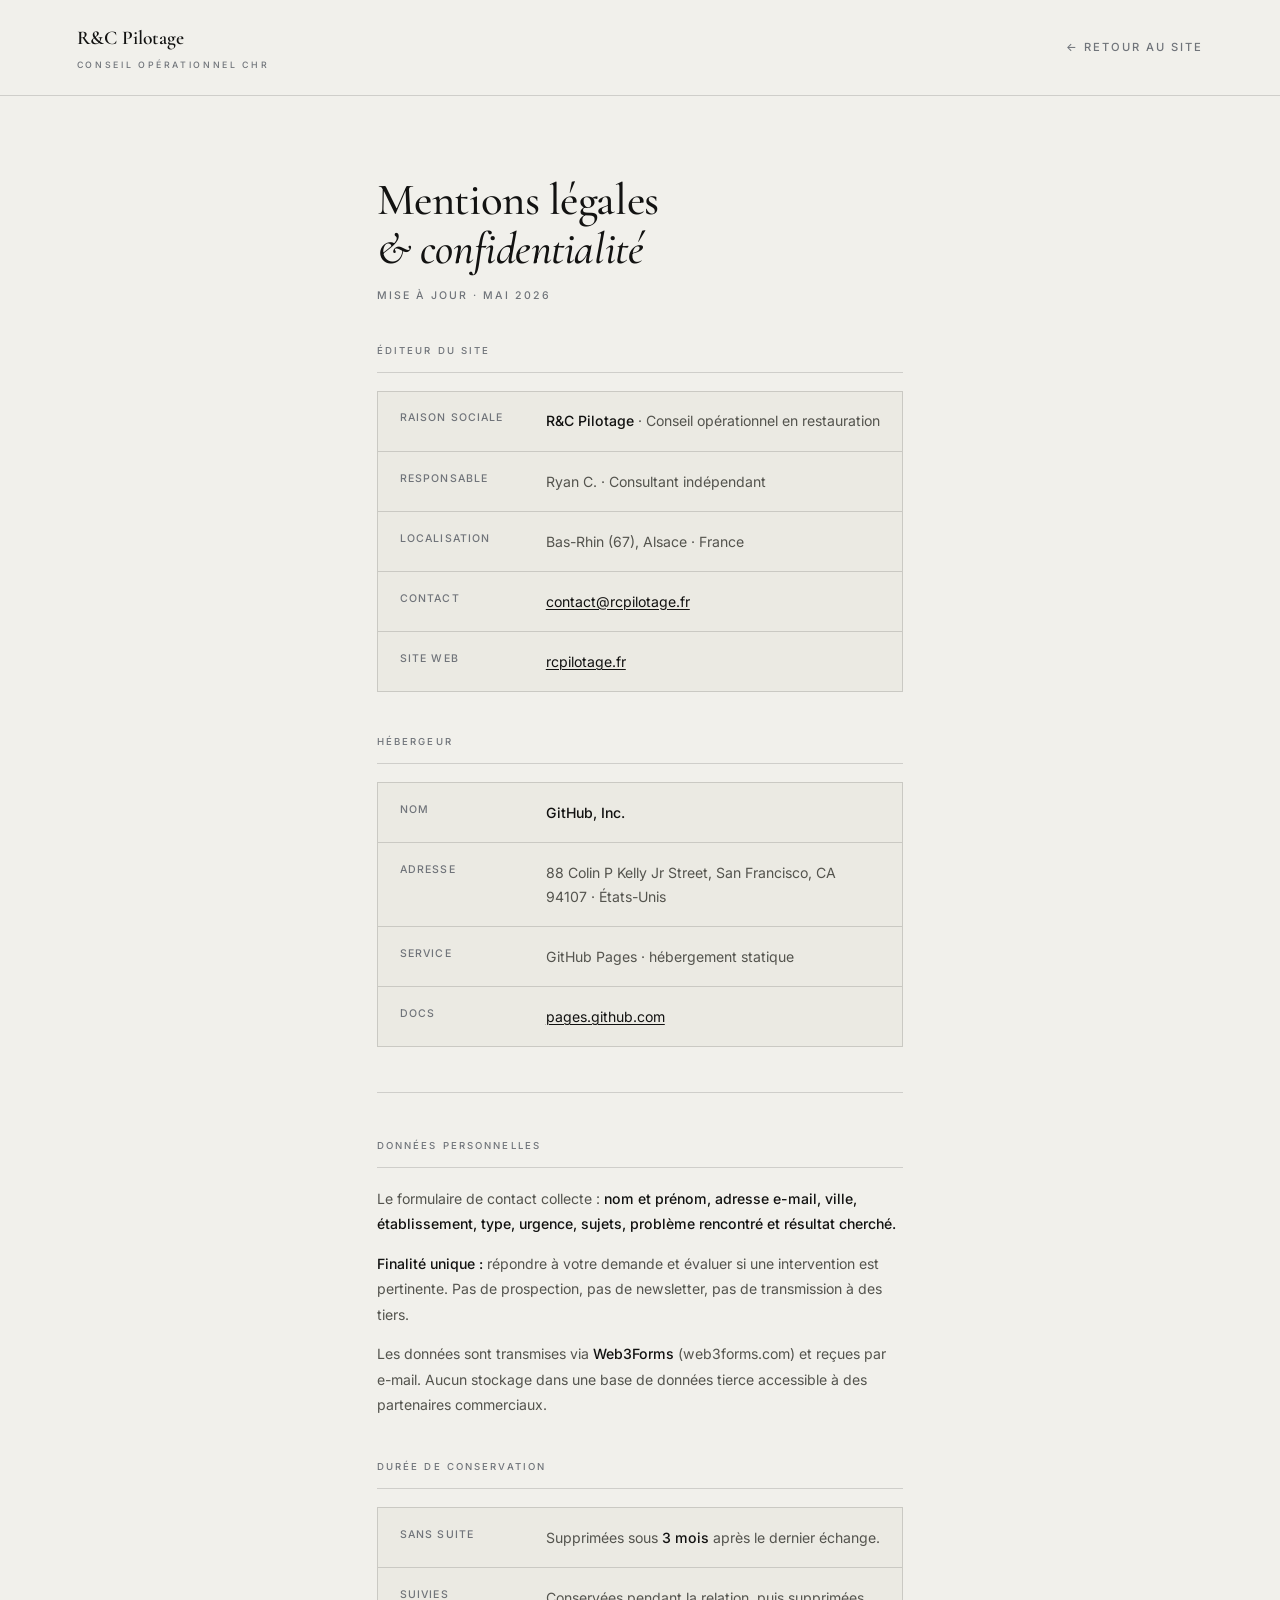
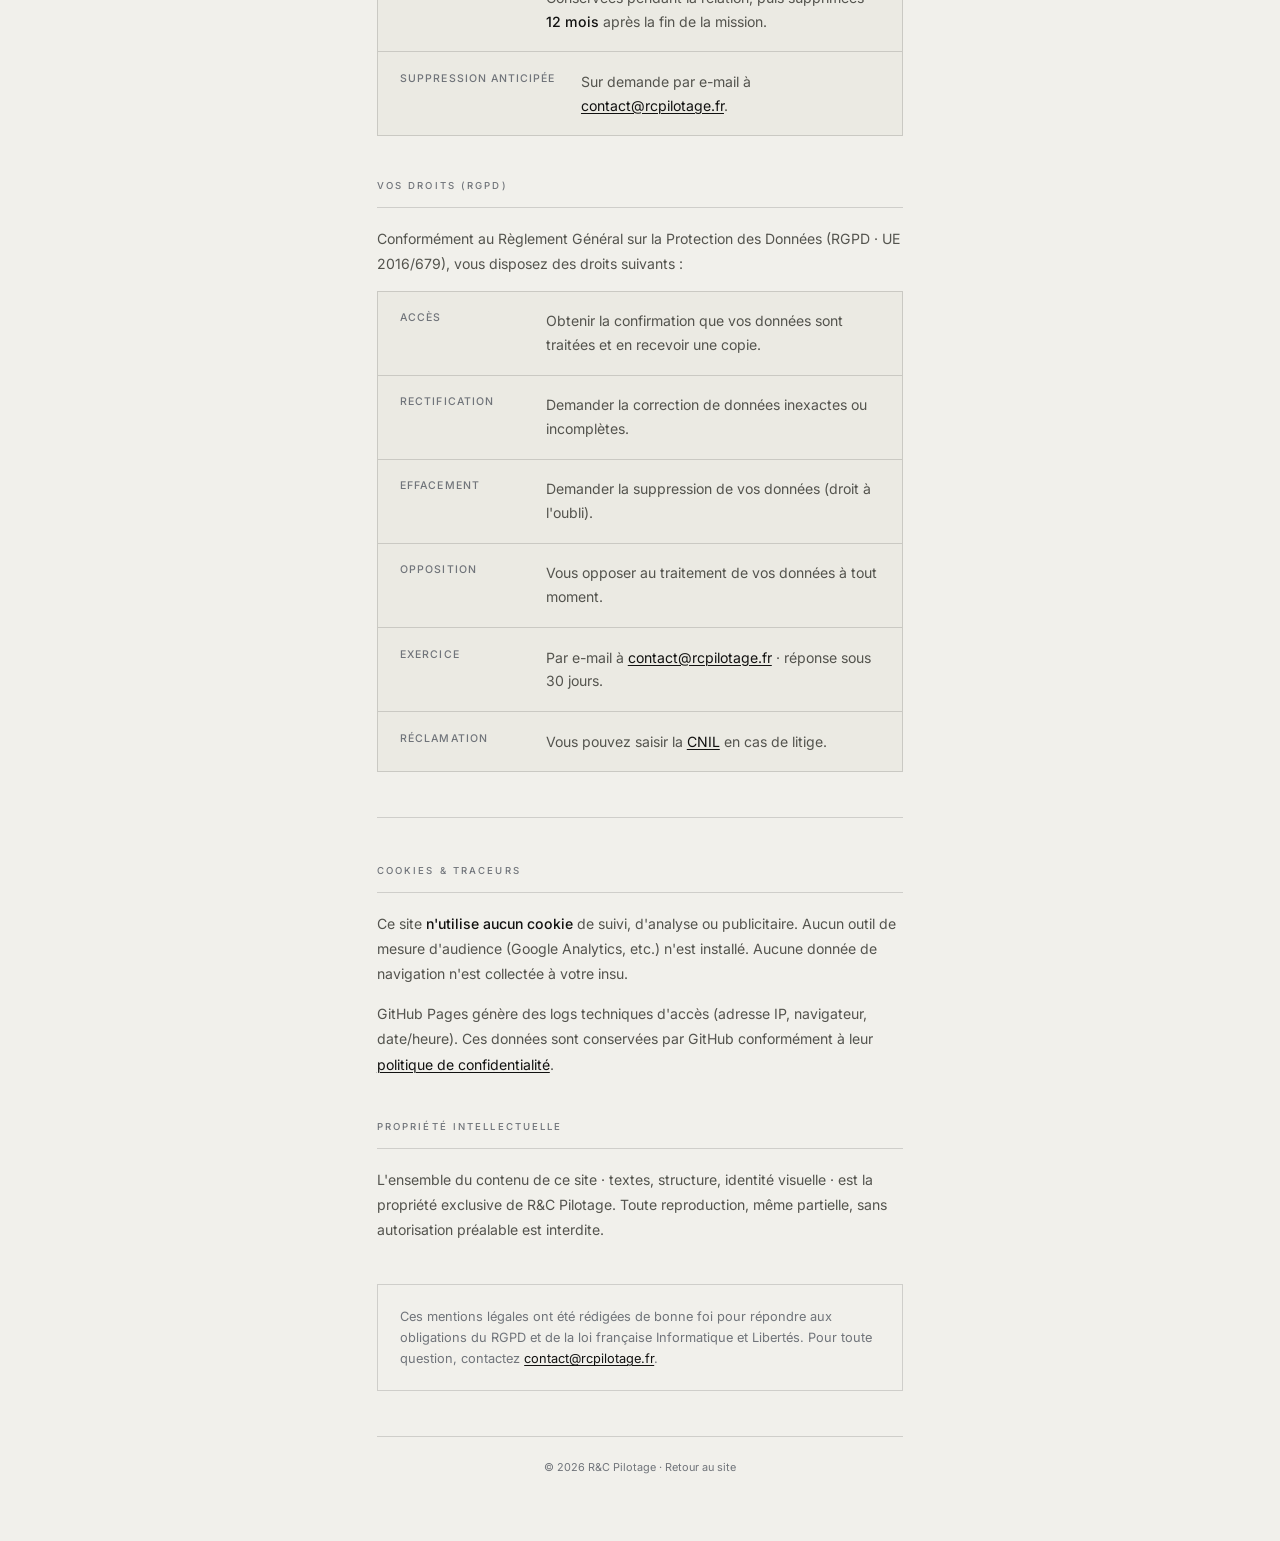
<file: mentions-legales.html>
<!DOCTYPE html>
<html lang="fr">
<head>
<meta charset="UTF-8">
<meta name="viewport" content="width=device-width, initial-scale=1.0">
<title>Mentions légales — R&C Pilotage</title>
<meta name="description" content="Mentions légales et politique de confidentialité.">
<meta name="robots" content="noindex">
<link rel="preconnect" href="https://fonts.googleapis.com">
<link rel="preconnect" href="https://fonts.gstatic.com" crossorigin>
<link href="https://fonts.googleapis.com/css2?family=Cormorant+Garamond:ital,wght@0,400;0,500;0,600;1,400&family=Inter:wght@300;400;500;600&display=swap" rel="stylesheet">
<style>
*,*::before,*::after{margin:0;padding:0;box-sizing:border-box}
:root{
  --noir:#0A0A0A;
  --anthracite:#0F0F0F;
  --blanc:#F1F0EB;
  --blanc-2:#EBEAE3;
  --encre:#121211;
  --encre-2:#54544E;
  --encre-3:#8C8C83;
  --acier:#9A9FA4;
  --acier-2:#70747A;
  --l-l:rgba(18,18,17,.15);
  --l-l2:rgba(18,18,17,.38);
  --serif:'Cormorant Garamond',Georgia,'Times New Roman',serif;
  --sans:'Inter',-apple-system,BlinkMacSystemFont,'Segoe UI',sans-serif;
}
html{scroll-behavior:smooth}
body{background:var(--blanc);color:var(--encre);font-family:var(--sans);font-weight:400;font-size:1rem;line-height:1.65;-webkit-font-smoothing:antialiased;text-rendering:optimizeLegibility}
::selection{background:var(--encre);color:var(--blanc)}
a{color:var(--encre);text-decoration:underline;text-decoration-thickness:1px;text-underline-offset:2px;transition:color .3s}
a:hover{color:var(--acier-2)}

/* NAV */
.nav{display:flex;align-items:center;justify-content:space-between;padding:1.4rem var(--pad-x);border-bottom:1px solid var(--l-l);background:var(--blanc);--pad-x:clamp(1.4rem,6vw,7rem)}
.brand{font-family:var(--serif);font-weight:600;font-size:1.22rem;color:var(--encre);text-decoration:none}
.brand:hover{color:var(--encre)}
.brand small{display:block;font-family:var(--sans);font-weight:500;font-size:.55rem;letter-spacing:.3em;text-transform:uppercase;color:var(--acier-2);margin-top:.2rem}
.nav-back{font-size:.7rem;font-weight:500;letter-spacing:.18em;text-transform:uppercase;color:var(--acier-2);text-decoration:none}
.nav-back:hover{color:var(--encre)}

/* PAGE */
.wrap{max-width:680px;margin:0 auto;padding:clamp(3rem,8vw,5rem) var(--pad-x) 4rem;--pad-x:clamp(1.4rem,6vw,7rem)}

h1{font-family:var(--serif);font-weight:500;font-size:clamp(2rem,4vw,2.8rem);line-height:1.1;letter-spacing:-.01em;margin-bottom:.8rem}
h1 em{font-style:italic;font-weight:500}
.page-date{font-size:.66rem;font-weight:500;letter-spacing:.2em;text-transform:uppercase;color:var(--acier-2);margin-bottom:2.4rem}

.sep{height:1px;background:var(--l-l);margin:2.8rem 0}

/* SECTIONS */
.ml-section{margin-bottom:2.6rem}
.ml-section:last-child{margin-bottom:0}

.ml-heading{font-size:.6rem;font-weight:500;letter-spacing:.22em;text-transform:uppercase;color:var(--acier-2);display:block;margin-bottom:1.1rem;padding-bottom:.85rem;border-bottom:1px solid var(--l-l)}

.ml-block{background:var(--blanc-2);border:1px solid var(--l-l);border-radius:0;overflow:hidden}
.ml-row{display:flex;align-items:flex-start;gap:1.6rem;padding:1.1rem 1.4rem;border-bottom:1px solid var(--l-l)}
.ml-row:last-child{border-bottom:none}
.ml-label{font-size:.66rem;color:var(--acier-2);letter-spacing:.1em;text-transform:uppercase;min-width:120px;flex-shrink:0;font-weight:500}
.ml-val{font-size:.88rem;color:var(--encre-2);line-height:1.7;font-weight:400}
.ml-val strong{color:var(--encre);font-weight:500}

.ml-text{font-size:.88rem;color:var(--encre-2);line-height:1.8;font-weight:400;margin-bottom:.9rem}
.ml-text:last-child{margin-bottom:0}
.ml-text strong{color:var(--encre);font-weight:500}

.legal-note{margin-top:2.4rem;padding:1.3rem 1.4rem;border:1px solid var(--l-l);border-radius:0;background:var(--blanc)}
.legal-note p{font-size:.8rem;color:var(--acier-2);line-height:1.65}

/* FOOTER */
.page-footer{margin-top:2.8rem;padding-top:1.4rem;border-top:1px solid var(--l-l);text-align:center;font-size:.68rem;color:var(--acier-2)}
.page-footer a{color:var(--acier-2);text-decoration:none;transition:color .3s}
.page-footer a:hover{color:var(--encre)}

/* RESPONSIVE */
@media (max-width:640px){
  .nav{flex-direction:column;gap:.8rem;text-align:center;padding:1.1rem var(--pad-x)}
  .ml-row{flex-direction:column;gap:.6rem}
  .ml-label{min-width:auto}
}
</style>
</head>
<body>

<header class="nav">
  <a href="index.html" class="brand">R&C Pilotage<small>Conseil opérationnel CHR</small></a>
  <a href="index.html" class="nav-back">← Retour au site</a>
</header>

<main class="wrap">

  <h1>Mentions légales<br><em>& confidentialité</em></h1>
  <p class="page-date">Mise à jour · mai 2026</p>

  <div class="ml-section">
    <span class="ml-heading">Éditeur du site</span>
    <div class="ml-block">
      <div class="ml-row">
        <span class="ml-label">Raison sociale</span>
        <span class="ml-val"><strong>R&C Pilotage</strong> · Conseil opérationnel en restauration</span>
      </div>
      <div class="ml-row">
        <span class="ml-label">Responsable</span>
        <span class="ml-val">Ryan C. · Consultant indépendant</span>
      </div>
      <div class="ml-row">
        <span class="ml-label">Localisation</span>
        <span class="ml-val">Bas-Rhin (67), Alsace · France</span>
      </div>
      <div class="ml-row">
        <span class="ml-label">Contact</span>
        <span class="ml-val"><a href="mailto:contact@rcpilotage.fr">contact@rcpilotage.fr</a></span>
      </div>
      <div class="ml-row">
        <span class="ml-label">Site web</span>
        <span class="ml-val"><a href="https://rcpilotage.fr">rcpilotage.fr</a></span>
      </div>
    </div>
  </div>

  <div class="ml-section">
    <span class="ml-heading">Hébergeur</span>
    <div class="ml-block">
      <div class="ml-row">
        <span class="ml-label">Nom</span>
        <span class="ml-val"><strong>GitHub, Inc.</strong></span>
      </div>
      <div class="ml-row">
        <span class="ml-label">Adresse</span>
        <span class="ml-val">88 Colin P Kelly Jr Street, San Francisco, CA 94107 · États-Unis</span>
      </div>
      <div class="ml-row">
        <span class="ml-label">Service</span>
        <span class="ml-val">GitHub Pages · hébergement statique</span>
      </div>
      <div class="ml-row">
        <span class="ml-label">Docs</span>
        <span class="ml-val"><a href="https://pages.github.com" target="_blank">pages.github.com</a></span>
      </div>
    </div>
  </div>

  <div class="sep"></div>

  <div class="ml-section">
    <span class="ml-heading">Données personnelles</span>
    <p class="ml-text">Le formulaire de contact collecte : <strong>nom et prénom, adresse e-mail, ville, établissement, type, urgence, sujets, problème rencontré et résultat cherché.</strong></p>
    <p class="ml-text"><strong>Finalité unique :</strong> répondre à votre demande et évaluer si une intervention est pertinente. Pas de prospection, pas de newsletter, pas de transmission à des tiers.</p>
    <p class="ml-text">Les données sont transmises via <strong>Web3Forms</strong> (web3forms.com) et reçues par e-mail. Aucun stockage dans une base de données tierce accessible à des partenaires commerciaux.</p>
  </div>

  <div class="ml-section">
    <span class="ml-heading">Durée de conservation</span>
    <div class="ml-block">
      <div class="ml-row">
        <span class="ml-label">Sans suite</span>
        <span class="ml-val">Supprimées sous <strong>3 mois</strong> après le dernier échange.</span>
      </div>
      <div class="ml-row">
        <span class="ml-label">Suivies</span>
        <span class="ml-val">Conservées pendant la relation, puis supprimées <strong>12 mois</strong> après la fin de la mission.</span>
      </div>
      <div class="ml-row">
        <span class="ml-label">Suppression anticipée</span>
        <span class="ml-val">Sur demande par e-mail à <a href="mailto:contact@rcpilotage.fr">contact@rcpilotage.fr</a>.</span>
      </div>
    </div>
  </div>

  <div class="ml-section">
    <span class="ml-heading">Vos droits (RGPD)</span>
    <p class="ml-text">Conformément au Règlement Général sur la Protection des Données (RGPD · UE 2016/679), vous disposez des droits suivants :</p>
    <div class="ml-block" style="margin-top:.8rem">
      <div class="ml-row">
        <span class="ml-label">Accès</span>
        <span class="ml-val">Obtenir la confirmation que vos données sont traitées et en recevoir une copie.</span>
      </div>
      <div class="ml-row">
        <span class="ml-label">Rectification</span>
        <span class="ml-val">Demander la correction de données inexactes ou incomplètes.</span>
      </div>
      <div class="ml-row">
        <span class="ml-label">Effacement</span>
        <span class="ml-val">Demander la suppression de vos données (droit à l'oubli).</span>
      </div>
      <div class="ml-row">
        <span class="ml-label">Opposition</span>
        <span class="ml-val">Vous opposer au traitement de vos données à tout moment.</span>
      </div>
      <div class="ml-row">
        <span class="ml-label">Exercice</span>
        <span class="ml-val">Par e-mail à <a href="mailto:contact@rcpilotage.fr">contact@rcpilotage.fr</a> · réponse sous 30 jours.</span>
      </div>
      <div class="ml-row">
        <span class="ml-label">Réclamation</span>
        <span class="ml-val">Vous pouvez saisir la <a href="https://www.cnil.fr/" target="_blank">CNIL</a> en cas de litige.</span>
      </div>
    </div>
  </div>

  <div class="sep"></div>

  <div class="ml-section">
    <span class="ml-heading">Cookies & traceurs</span>
    <p class="ml-text">Ce site <strong>n'utilise aucun cookie</strong> de suivi, d'analyse ou publicitaire. Aucun outil de mesure d'audience (Google Analytics, etc.) n'est installé. Aucune donnée de navigation n'est collectée à votre insu.</p>
    <p class="ml-text">GitHub Pages génère des logs techniques d'accès (adresse IP, navigateur, date/heure). Ces données sont conservées par GitHub conformément à leur <a href="https://docs.github.com/en/site-policy/privacy-policies/github-general-privacy-statement" target="_blank">politique de confidentialité</a>.</p>
  </div>

  <div class="ml-section">
    <span class="ml-heading">Propriété intellectuelle</span>
    <p class="ml-text">L'ensemble du contenu de ce site · textes, structure, identité visuelle · est la propriété exclusive de R&C Pilotage. Toute reproduction, même partielle, sans autorisation préalable est interdite.</p>
  </div>

  <div class="legal-note">
    <p>Ces mentions légales ont été rédigées de bonne foi pour répondre aux obligations du RGPD et de la loi française Informatique et Libertés. Pour toute question, contactez <a href="mailto:contact@rcpilotage.fr">contact@rcpilotage.fr</a>.</p>
  </div>

  <div class="page-footer">
    <p>© 2026 R&C Pilotage · <a href="index.html">Retour au site</a></p>
  </div>

</main>
</body>
</html>
</file>
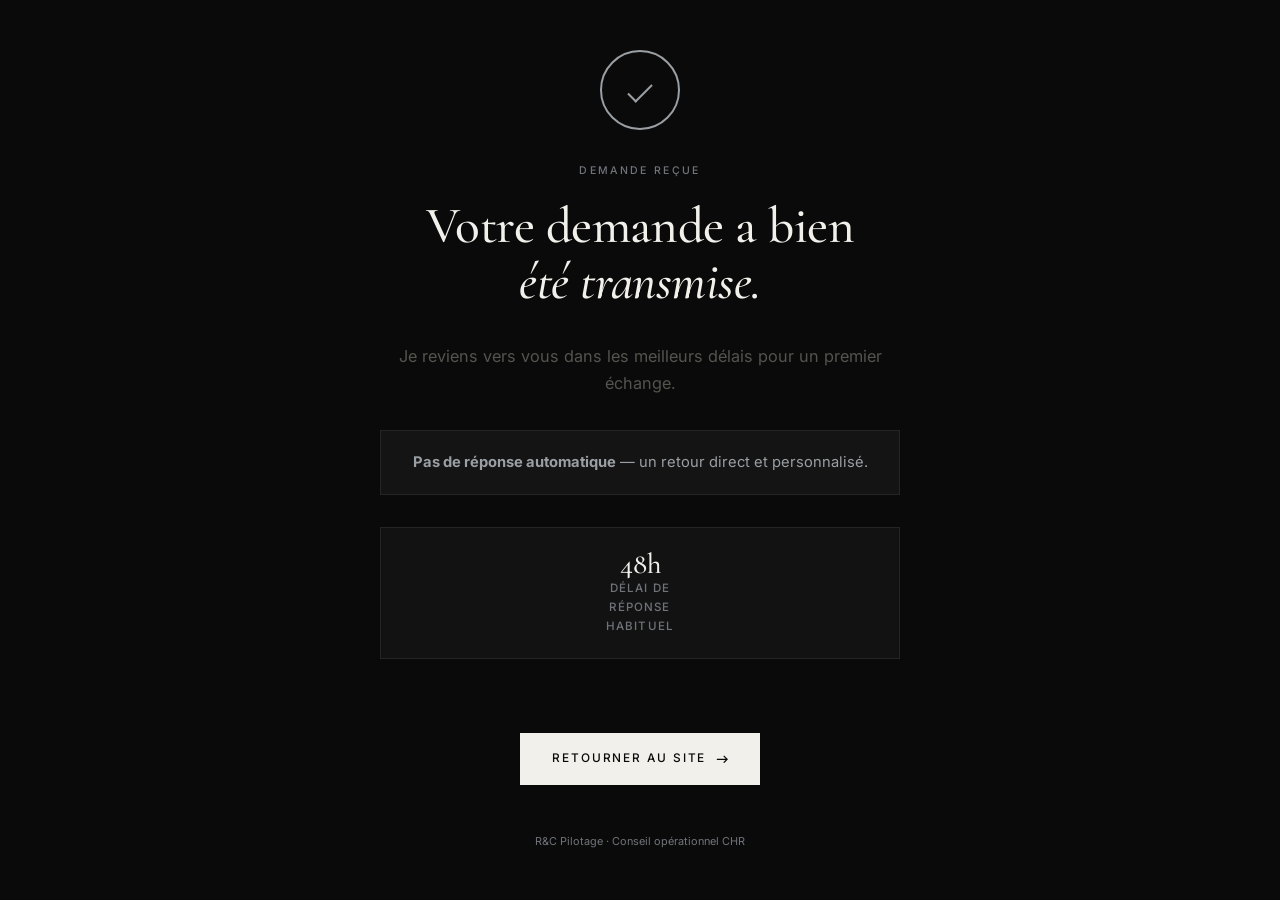
<file: merci.html>
<!DOCTYPE html>
<html lang="fr">
<head>
<meta charset="UTF-8">
<meta name="viewport" content="width=device-width, initial-scale=1.0">
<title>Demande reçue — R&C Pilotage</title>
<meta name="description" content="Votre demande a bien été transmise.">
<link rel="preconnect" href="https://fonts.googleapis.com">
<link rel="preconnect" href="https://fonts.gstatic.com" crossorigin>
<link href="https://fonts.googleapis.com/css2?family=Cormorant+Garamond:ital,wght@0,400;0,500;0,600;1,400&family=Inter:wght@300;400;500;600&display=swap" rel="stylesheet">
<style>
*,*::before,*::after{margin:0;padding:0;box-sizing:border-box}
:root{
  --noir:#0A0A0A;
  --blanc:#F1F0EB;
  --acier:#9A9FA4;
  --acier-2:#70747A;
  --encre-2:#54544E;
  --serif:'Cormorant Garamond',Georgia,'Times New Roman',serif;
  --sans:'Inter',-apple-system,BlinkMacSystemFont,'Segoe UI',sans-serif;
}
html{height:100%}
body{
  background:var(--noir);color:var(--blanc);font-family:var(--sans);
  font-weight:400;font-size:1rem;line-height:1.65;
  display:flex;align-items:center;justify-content:center;
  min-height:100vh;padding:2rem 1.5rem;
  -webkit-font-smoothing:antialiased;text-rendering:optimizeLegibility
}
::selection{background:var(--blanc);color:var(--noir)}

.wrap{max-width:560px;text-align:center}

.check-circle{
  width:80px;height:80px;margin:0 auto 2rem;
  border:2px solid var(--acier);border-radius:50%;
  display:flex;align-items:center;justify-content:center;
  position:relative;opacity:0;animation:checkFade .8s ease-out .3s forwards
}
@keyframes checkFade{to{opacity:1}}
.check-circle::after{
  content:'';position:absolute;
  width:24px;height:12px;
  border:2px solid var(--acier);border-top:none;border-right:none;
  transform:rotate(-45deg);
}

.kicker{
  font-size:.66rem;font-weight:500;letter-spacing:.22em;
  text-transform:uppercase;color:var(--acier-2);
  margin-bottom:1.2rem;opacity:0;animation:kickerFade .6s ease-out .5s forwards
}
@keyframes kickerFade{to{opacity:1}}

h1{
  font-family:var(--serif);font-weight:500;
  font-size:clamp(2.2rem,4vw,3.2rem);line-height:1.1;
  letter-spacing:-.01em;margin-bottom:.6rem;
  opacity:0;animation:titleFade .7s ease-out .7s forwards
}
@keyframes titleFade{to{opacity:1}}

h1 em{font-style:italic;font-weight:500}

.lead{
  font-size:1.02rem;color:var(--encre-2);line-height:1.7;
  max-width:52ch;margin:2rem auto 1.8rem;
  opacity:0;animation:leadFade .7s ease-out .9s forwards
}
@keyframes leadFade{to{opacity:1}}

.note{
  font-size:.92rem;color:var(--acier);line-height:1.65;
  background:rgba(241,240,235,.04);border:1px solid rgba(241,240,235,.08);
  padding:1.2rem 1.4rem;margin:2rem 0;border-radius:0;
  opacity:0;animation:noteFade .7s ease-out 1.1s forwards
}
@keyframes noteFade{to{opacity:1}}

.delay{
  display:flex;align-items:center;justify-content:center;gap:1rem;
  padding:1.4rem 1.6rem;background:rgba(241,240,235,.03);
  border:1px solid rgba(241,240,235,.08);margin:2rem 0;border-radius:0;
  opacity:0;animation:delayFade .7s ease-out 1.3s forwards
}
@keyframes delayFade{to{opacity:1}}

.delay-time{
  font-family:var(--serif);font-weight:500;font-size:1.8rem;
  color:var(--blanc);line-height:1
}
.delay-label{font-size:.72rem;font-weight:500;letter-spacing:.1em;
  text-transform:uppercase;color:var(--acier-2)
}

.btn{
  display:inline-flex;align-items:center;justify-content:center;gap:.6rem;
  background:var(--blanc);color:var(--noir);
  padding:1rem 2rem;font-family:var(--sans);font-size:.74rem;
  font-weight:500;letter-spacing:.16em;text-transform:uppercase;
  text-decoration:none;border:none;cursor:pointer;
  margin-top:2.6rem;transition:transform .3s,background .3s;
  opacity:0;animation:btnFade .7s ease-out 1.5s forwards
}
@keyframes btnFade{to{opacity:1}}
.btn:hover{background:#f5f5f1;transform:translateY(-2px)}
.btn svg{width:12px;height:auto;transition:transform .3s}
.btn:hover svg{transform:translateX(3px)}

.footer{
  font-size:.68rem;color:var(--acier-2);margin-top:3rem;
  opacity:0;animation:footerFade .6s ease-out 1.7s forwards
}
@keyframes footerFade{to{opacity:1}}
.footer a{color:var(--acier-2);text-decoration:none;transition:color .3s}
.footer a:hover{color:var(--blanc)}

@media (max-width:640px){
  body{padding:1.5rem 1rem}
  .check-circle{width:64px;height:64px;margin-bottom:1.6rem}
  h1{font-size:clamp(1.8rem,3.5vw,2.6rem);margin-bottom:.5rem}
  .lead{margin:1.5rem auto 1.4rem}
}
</style>
</head>
<body>

<div class="wrap">
  <div class="check-circle"></div>
  <p class="kicker">Demande reçue</p>
  <h1>Votre demande a bien<br><em>été transmise.</em></h1>
  <p class="lead">Je reviens vers vous dans les meilleurs délais pour un premier échange.</p>
  
  <div class="note">
    <p><strong>Pas de réponse automatique</strong> — un retour direct et personnalisé.</p>
  </div>
  
  <div class="delay">
    <div>
      <div class="delay-time">48h</div>
      <div class="delay-label">Délai de<br>réponse<br>habituel</div>
    </div>
  </div>

  <a href="https://rcpilotage.fr" class="btn">Retourner au site
    <svg width="14" height="10" viewBox="0 0 14 10" fill="none" aria-hidden="true"><path d="M9 1l4 4-4 4M13 5H1" stroke="currentColor" stroke-width="1.4"/></svg>
  </a>

  <p class="footer">
    <a href="https://rcpilotage.fr">R&amp;C Pilotage</a> · Conseil opérationnel CHR
  </p>
</div>

</body>
</html>
</file>
